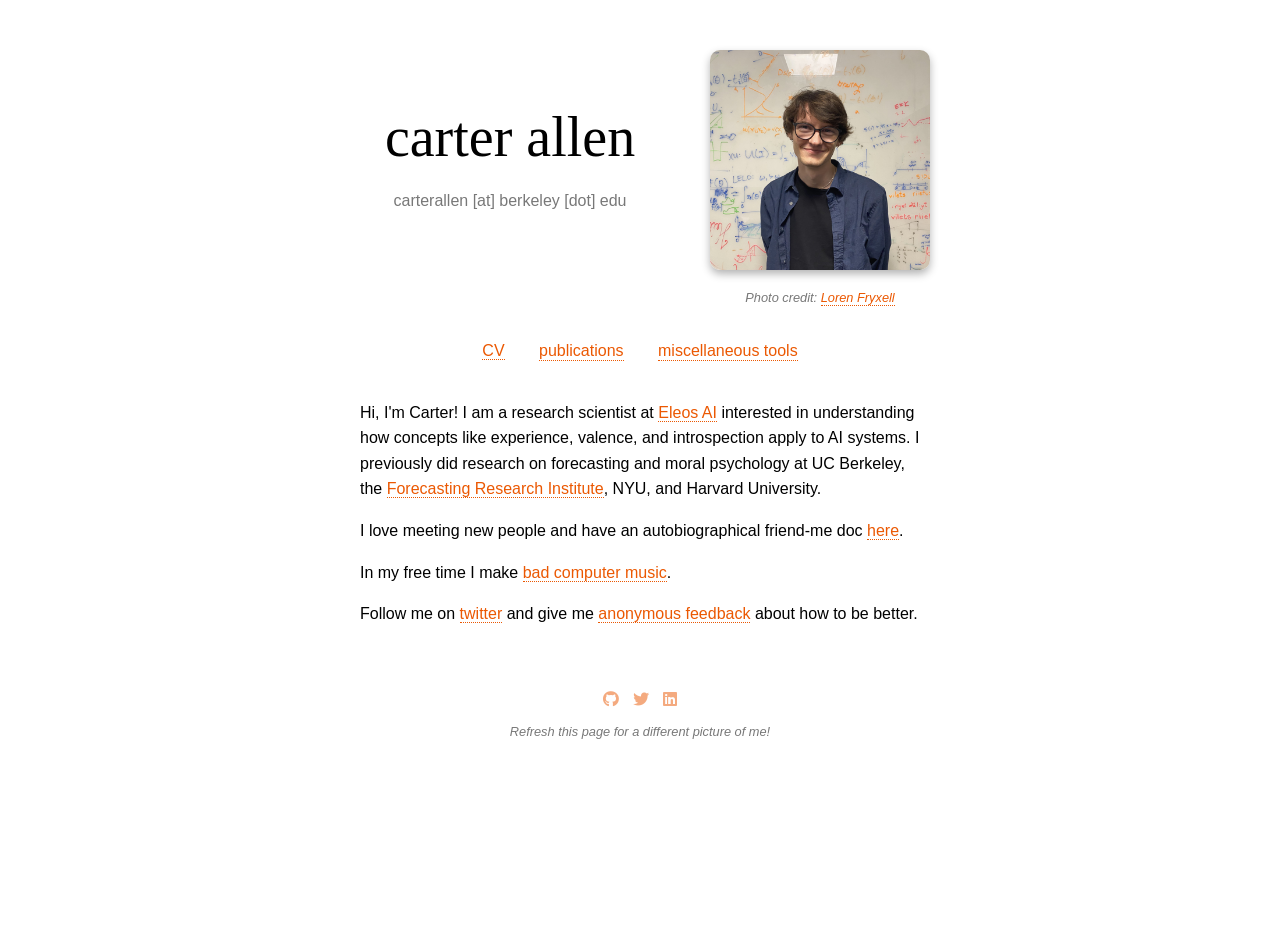
<file: index.html>
<!DOCTYPE html>
<html lang="en">
<head>
    <!-- Google tag (gtag.js) -->
    <script async src="https://www.googletagmanager.com/gtag/js?id=G-XY6XJG6CRG"></script>
    <script>
        window.dataLayer = window.dataLayer || [];
        function gtag(){dataLayer.push(arguments);}
        gtag('js', new Date());
        gtag('config', 'G-XY6XJG6CRG');
    </script>

    <title>carter allen | home</title>
    <meta charset="UTF-8">
    <meta name="viewport" content="width=device-width, initial-scale=1.0">
    <link href="https://cdnjs.cloudflare.com/ajax/libs/font-awesome/6.0.0/css/all.min.css" rel="stylesheet">
    <link href="styles/common.css" rel="stylesheet">

    <script>
        const images = ["its_me.jpg", "its_me2.jpg", "its_me3.JPG", "its_me5.JPG",
                 "its_me9.jpg", "its_me10.PNG", "its_me11.jpg", "its_me12.png"];
        const colors = ["#55a366", "#9440a3", "#035c00", "#3245c0",
                 "#787878", "#78012f", "#eb5802", "#a38940"];

        // Pick a random index NOW (synchronous, before first paint) to avoid flash
        let currentColorIndex = Math.floor(Math.random() * images.length);
        document.documentElement.style.setProperty('--accent-color', colors[currentColorIndex]);
        localStorage.setItem('accentColor', colors[currentColorIndex]);
        // Store selected image so it can start loading as soon as the <img> tag is parsed
        window._selectedImage = images[currentColorIndex];

        function setImageAndColor(){
            applyAccentColor();
            // src is already set by the inline script below the <img> tag
            const caption = document.getElementById("photo-caption");
            caption.style.display = (window._selectedImage === "its_me11.jpg") ? "block" : "none";
        }

        function applyAccentColor() {
            document.documentElement.style.setProperty('--accent-color', colors[currentColorIndex]);
            localStorage.setItem('accentColor', colors[currentColorIndex]);
        }

        const views = {
            home:  { id: 'home-content',  title: 'carter allen', subtitle: 'carterallen [at] berkeley [dot] edu', page: 'home' },
            pubs:  { id: 'pubs-content',  title: 'publications', subtitle: 'papers and working papers',          page: 'publications' },
            tools: { id: 'tools-content', title: 'tools',        subtitle: 'a few research utilities',            page: 'tools' }
        };

        function showView(name) {
            for (const key in views) {
                document.getElementById(views[key].id).style.display = (key === name) ? 'block' : 'none';
            }
            const view = views[name];
            document.getElementById('header-title').textContent = view.title;
            document.getElementById('header-subtitle').textContent = view.subtitle;
            document.getElementById('nav-home').style.display = (name === 'home') ? 'inline' : 'none';
            document.getElementById('nav-back').style.display = (name === 'home') ? 'none' : 'inline';
            document.title = 'carter allen | ' + view.page;
            applyAccentColor();
        }

        function showHome() { showView('home'); }
        function showPubs() { showView('pubs'); }

        function showTools() {
            showView('tools');
            // Generate initial EA org name if empty
            if (!document.getElementById('generatedName').textContent) {
                generateOne();
            }
        }
    </script>

    <style>
        body {
            display: flex;
            flex-direction: column;
            align-items: center;
            justify-content: flex-start;
            min-height: 100vh;
            margin: 0;
            padding: 20px;
        }

        #image-container {
            width: 220px;
            height: 220px;
            position: relative;
            text-align: center;
            transition: opacity 0.3s ease;
        }

        img {
            width: 220px;
            height: 220px;
            object-fit: cover;
            border-radius: 10px;
            box-shadow: 0 4px 8px rgba(0, 0, 0, 0.3);
            transition: transform 0.3s ease, opacity 0.35s ease;
            opacity: 0;
        }

        img:hover {
            transform: scale(1.02);
        }

        #header {
            display: flex;
            align-items: center;
            margin-bottom: 40px;
            margin-top: 30px;
            flex-wrap: wrap;
            justify-content: center;
            gap: 40px;
        }

        #header h1 {
            font-family: Georgia, 'Times New Roman', Times, serif;
            font-weight: normal;
            font-size: 3.5rem;
            margin: 0;
            transition: all 0.3s ease;
        }

        #header h2 {
            font-family: 'Open Sans', Arial, sans-serif;
            font-weight: normal;
            font-size: 1rem;
            margin-top: 5px;
            color: var(--secondary-text);
            transition: all 0.3s ease;
        }

        #header-text {
            text-align: center;
            min-width: 320px;
        }

        #photo-caption {
            display: none;
            margin-top: 10px;
            font-size: 0.8rem;
            color: var(--secondary-text);
            font-style: italic;
        }

        nav {
            margin-top: 28px;
            margin-bottom: 20px;
            text-align: center;
        }

        nav a,
        nav .nav-toggle {
            margin: 0 15px;
            font-size: 1rem;
        }

        nav .nav-toggle {
            line-height: 1.2;
        }

        #content, #pubs-inner {
            max-width: 720px;
            width: 100%;
            padding: 0 20px;
            margin: 0 auto;
            text-align: left;
            font-size: 1rem;
            font-weight: 400;
            box-sizing: border-box;
        }

        .profile-links {
            display: flex;
            justify-content: center;
            align-items: center;
            gap: 14px;
        }

        .profile-links a {
            border-bottom: none;
            font-size: 1rem;
            opacity: 0.5;
        }

        .profile-links a:hover {
            border-bottom: none;
            opacity: 0.9;
        }

        .section-heading {
            font-family: Georgia, 'Times New Roman', Times, serif;
            font-weight: normal;
            font-size: 1.3rem;
            margin: 40px 0 5px 0;
            color: var(--accent-color);
        }

        #content {
            max-width: 600px;
        }

        #pubs-inner {
            max-width: 760px;
        }

        .pubs-intro {
            color: var(--secondary-text);
            font-size: 0.95rem;
            margin: 10px 0 0 0;
        }

        .pubs {
            list-style: none;
            padding: 0;
            margin: 0;
        }

        .pubs li {
            margin: 14px 0;
        }

        .pub-meta {
            display: block;
            color: var(--secondary-text);
            font-size: 0.9rem;
        }

        .pub-meta .me {
            color: var(--text-color);
            font-weight: 600;
        }

        .pub-status {
            font-style: italic;
        }

        .refresh-text {
            margin-top: 10px;
            font-style: italic;
        }

        /* Tools styles */
        #tools-content {
            display: none;
            max-width: 800px;
            width: 100%;
            padding: 0 20px;
            margin: 0 auto;
            box-sizing: border-box;
        }

        .tool-card {
            background: #fafafa;
            border-radius: 10px;
            padding: 25px 30px;
            margin: 20px 0;
            box-shadow: 0 2px 8px rgba(0, 0, 0, 0.08);
            transition: box-shadow 0.2s ease;
        }

        .tool-card:hover {
            box-shadow: 0 4px 12px rgba(0, 0, 0, 0.12);
        }

        .tool-card h3 {
            font-family: Georgia, 'Times New Roman', Times, serif;
            font-weight: normal;
            font-size: 1.1rem;
            margin: 0 0 10px 0;
            color: var(--accent-color);
        }

        .tool-card h3 a {
            border-bottom: none;
            color: var(--accent-color);
        }

        .tool-card h3 a:hover {
            border-bottom: 1px solid currentColor;
        }

        .tool-card p {
            margin: 0 0 15px 0;
            color: #444;
        }

        .tool-card .tag {
            display: inline-block;
            background: #e8e8e8;
            padding: 3px 10px;
            border-radius: 12px;
            font-size: 0.75rem;
            color: var(--secondary-text);
            margin-right: 8px;
        }

        .tool-card .external-link {
            font-size: 0.85rem;
        }

        /* EA Org Generator Styles */
        .generator-container {
            margin-top: 15px;
        }

        .generated-name {
            font-size: 1.2rem;
            font-family: Georgia, 'Times New Roman', Times, serif;
            color: var(--accent-color);
            padding: 15px;
            background: #f5f7fa;
            border-radius: 5px;
            text-align: center;
            min-height: 1.5em;
        }

        .generator-btn-inline {
            background: var(--accent-color);
            color: white;
            border: none;
            padding: 4px 12px;
            border-radius: 4px;
            font-family: 'Open Sans', Arial, sans-serif;
            font-size: 0.85rem;
            cursor: pointer;
            transition: all 0.2s ease;
            transform: rotate(4deg);
            display: inline-block;
            margin-left: 5px;
        }

        .generator-btn-inline:hover {
            opacity: 0.85;
            transform: rotate(0deg);
        }

        /* For tablets & small screens */
        @media (max-width: 768px) {
            #header {
                flex-direction: column;
                align-items: center;
                margin-top: 20px;
                gap: 20px;
            }

            #header h1 {
                font-size: 2.8rem;
            }

            .tool-card {
                padding: 20px;
            }
        }

        /* For very small screens, like smartphones */
        @media (max-width: 480px) {
            #content, #pubs-inner, #tools-content {
                padding: 0 10px;
            }

            #header h1 {
                font-size: 2.2rem;
            }

            body {
                padding: 15px;
            }

            nav a,
            nav .nav-toggle {
                margin: 0 10px;
                font-size: 1rem;
            }
        }
    </style>
</head>
<body onload="setImageAndColor()">
    <div id="header">
        <div id="header-text">
            <h1 id="header-title">carter allen</h1>
            <h2 id="header-subtitle">carterallen [at] berkeley [dot] edu</h2>
        </div>
        <div id="image-container">
            <img id="me" src="" width="220" height="220" alt="Carter Allen">
            <script>
                var _img = document.getElementById('me');
                _img.src = window._selectedImage;
                _img.onload = function() { _img.style.opacity = '1'; };
            </script>
            <div id="photo-caption">Photo credit: <a href="https://lorenfryxell.com/" target="_blank" rel="noopener noreferrer">Loren Fryxell</a></div>
        </div>
    </div>

    <nav>
        <span id="nav-home">
            <a href="Allen_CV_Sept_2026.pdf" target="_blank" rel="noopener noreferrer">CV</a>
            <button type="button" class="link-button nav-toggle" onclick="showPubs()">publications</button>
            <button type="button" class="link-button nav-toggle" onclick="showTools()">miscellaneous tools</button>
        </span>
        <span id="nav-back" style="display: none;">
            <button type="button" class="link-button nav-toggle" onclick="showHome()">&larr; back to home</button>
        </span>
    </nav>

    <!-- Home Content -->
    <div id="home-content">
        <div id="content">
            <p>
                Hi, I'm Carter! I am a research scientist at <a href="https://eleosai.org/" target="_blank" rel="noopener noreferrer">Eleos AI</a>
                interested in understanding how concepts like experience, valence, and introspection apply to AI systems.
                I previously did research on forecasting and moral psychology at UC Berkeley,
                the <a href="https://forecastingresearch.org/" target="_blank" rel="noopener noreferrer">Forecasting Research Institute</a>, NYU, and Harvard University.
            </p>

            <p>
                I love meeting new people
                <!-- - reach out to me for a friend-me doc I made! -->
                and have an autobiographical friend-me doc <a href="https://docs.google.com/document/d/1iS9VJXY_bObddxye1es7dpq8vq_EVkV9eJ1yP6n0m5w/edit?usp=sharing" target="_blank" rel="noopener noreferrer">here</a>.
            </p>

            <p>
                In my free time I make
                <a href="https://open.spotify.com/album/0rvNg0DnaLFg3Tv0dTbkPw?si=W_kEUxaGRJ-GuLasgujSlA" target="_blank" rel="noopener noreferrer">bad computer music</a>.
            </p>

            <p>
                Follow me on <a href="https://x.com/atcarterallen" target="_blank" rel="noopener noreferrer">twitter</a> and give me <a href="https://www.admonymous.co/atcarterallen" target="_blank" rel="noopener noreferrer">anonymous feedback</a> about how to be better.
            </p>

            <div class="footer">
                <div class="profile-links">
                    <a href="https://github.com/cxart" target="_blank" rel="noopener noreferrer" aria-label="GitHub" title="GitHub"><i class="fab fa-github"></i></a>
                    <a href="https://x.com/atcarterallen" target="_blank" rel="noopener noreferrer" aria-label="Twitter" title="Twitter"><i class="fab fa-twitter"></i></a>
                    <a href="https://www.linkedin.com/in/atcarterallen" target="_blank" rel="noopener noreferrer" aria-label="LinkedIn" title="LinkedIn"><i class="fab fa-linkedin"></i></a>
                </div>
                <div class="refresh-text">Refresh this page for a different picture of me!</div>
            </div>
        </div>
    </div>

    <!-- Publications Content -->
    <div id="pubs-content" style="display: none;">
        <div id="pubs-inner">
            <p class="pubs-intro">
                My research has focused on human judgment and decision-making, especially related to (a) probability estimation and (b) moral concern.
                For anything without a link, feel free to email me for a draft.
            </p>
                <h3 class="section-heading">Judgment and decision-making</h3>
                <ol class="pubs">
                    <li>
                        <span class="pub-title">Does dialectical bootstrapping improve the wisdom of the inner crowd?</span>
                        <span class="pub-meta"><span class="me">Allen, C.</span>, Gaertig, C., &amp; Simmons, J. <span class="pub-status">Working paper.</span></span>
                    </li>
                    <li>
                        <a href="https://doi.org/10.1037/xge0001924" target="_blank" rel="noopener noreferrer" class="pub-title">Does one person make a difference? Many&ndash;one effects in judgments of prosocial action</a>
                        <span class="pub-meta">Lewis, J., Srna, S., Salu, J., <span class="me">Allen, C.</span> &hellip; Caviola, L. <span class="pub-status"><i>Journal of Experimental Psychology: General</i>, 2026.</span></span>
                    </li>
                    <li>
                        <a href="https://osf.io/preprints/psyarxiv/t8eb2" target="_blank" rel="noopener noreferrer" class="pub-title">It only takes one: The psychology of unilateral decisions</a>
                        <span class="pub-meta">Lewis, J., <span class="me">Allen, C.</span>, Winter, C., &amp; Caviola, L. <span class="pub-status">Working paper.</span></span>
                    </li>
                </ol>

                <h3 class="section-heading">Moral status of AI</h3>
                <ol class="pubs">                    <li>
                        <a href="https://osf.io/preprints/psyarxiv/38a6j" target="_blank" rel="noopener noreferrer" class="pub-title">Moral concern for AI</a>
                        <span class="pub-meta"><span class="me">Allen, C.</span> &amp; Caviola, L. <span class="pub-status">Working paper.</span></span>
                    </li>
                    <li>
                        <a href="https://arxiv.org/abs/2506.11945" target="_blank" rel="noopener noreferrer" class="pub-title">Subjective experience in AI systems: What do AI researchers and the public believe?</a>
                        <span class="pub-meta">Dreksler, N., Caviola, L., <span class="me">Allen, C.</span>, Lewis, J., &hellip; Chalmers, D. <span class="pub-status">Working paper.</span></span>
                    </li>
                    <li>
                        <span class="pub-title">Inter-AI morality: How AI systems treat one another</span>
                        <span class="pub-meta">Caviola, L., Kaiser, C., <span class="me">Allen, C.</span>, &amp; Sebo, J. <span class="pub-status">Working paper.</span></span>
                    </li>
                </ol>

                <h3 class="section-heading">Moral concern and prosociality</h3>
                <ol class="pubs">
                    <li>
                        <a href="https://doi.org/10.1177/01461672251373108" target="_blank" rel="noopener noreferrer" class="pub-title">Becoming speciesist: How children and adults differ in valuing animals by species and cognitive capacity</a>
                        <span class="pub-meta">Caviola, L., Wilks, M., Su&aacute;rez-Yera, C., <span class="me">Allen, C.</span> &hellip; Bloom, P. <span class="pub-status"><i>Personality and Social Psychology Bulletin</i>, 2025.</span></span>
                    </li>
                    <li>
                        <a href="https://osf.io/preprints/psyarxiv/6cyn4_v2" target="_blank" rel="noopener noreferrer" class="pub-title">Increasing the effectiveness of charitable giving using human-AI dialogues</a>
                        <span class="pub-meta">White, J.P., <span class="me">Allen, C.</span>, Caviola, L., Costello, T., &amp; Rand, D. <span class="pub-status">Working paper.</span></span>
                    </li>
                    <li>
                        <span class="pub-title">Saving people or pets? Speciesism and family partiality across development</span>
                        <span class="pub-meta">Wilks, M., Caviola, L., Rottman, J., <span class="me">Allen, C.</span> &hellip; Bloom, P. <span class="pub-status">Working paper.</span></span>
                    </li>
                    <li>
                        <span class="pub-title">Using human-AI dialogues for moral persuasion</span>
                        <span class="pub-meta">White, J.P., <span class="me">Allen, C.</span>, Caviola, L., &amp; Rand, D. <span class="pub-status">Working paper.</span></span>
                    </li>
                </ol>

                <h3 class="section-heading">Other writing</h3>
                <ul class="pubs">
                    <li>
                        <a href="https://globalprioritiesinstitute.org/wp-content/uploads/GPI-Psychology-and-Behavioral-Science-Research-Agenda-Version-1-November-2024.pdf" target="_blank" rel="noopener noreferrer" class="pub-title">The Global Priorities Institute psychology and behavioral science research agenda</a>
                        <span class="pub-meta">Caviola, L., Lewis, J., Wilks, M., Novick Hoskin, A., Schubert, S., <span class="me">Allen, C.</span>, &amp; Salu, J. <span class="pub-status">2024.</span></span>
                    </li>
                    <li>
                        <a href="https://forum.effectivealtruism.org/posts/cuSYBsgXTji7yN3cg/increasing-concern-for-digital-beings-through-llm-persuasion" target="_blank" rel="noopener noreferrer" class="pub-title">Increasing concern for digital beings through LLM persuasion</a>
                        <span class="pub-meta"><span class="me">Allen, C.</span> &amp; Caviola, L. <span class="pub-status">2024.</span></span>
                    </li>
                    <li>
                        <a href="https://forum.effectivealtruism.org/posts/hLdYZvQxJPSPF9hui/a-research-agenda-for-psychology-and-ai" target="_blank" rel="noopener noreferrer" class="pub-title">A research agenda for psychology and AI</a>
                        <span class="pub-meta"><span class="me">Allen, C.</span> <span class="pub-status">2024.</span></span>
                    </li>
                </ul>

            <div class="footer">
                <div class="profile-links">
                    <a href="https://github.com/cxart" target="_blank" rel="noopener noreferrer" aria-label="GitHub" title="GitHub"><i class="fab fa-github"></i></a>
                    <a href="https://x.com/atcarterallen" target="_blank" rel="noopener noreferrer" aria-label="Twitter" title="Twitter"><i class="fab fa-twitter"></i></a>
                    <a href="https://www.linkedin.com/in/atcarterallen" target="_blank" rel="noopener noreferrer" aria-label="LinkedIn" title="LinkedIn"><i class="fab fa-linkedin"></i></a>
                </div>
            </div>
        </div>
    </div>

    <!-- Tools Content -->
    <div id="tools-content">
        <!-- Survey LLM -->
        <div class="tool-card">
            <h3><a href="survey-llm/index.html">Survey LLMs</a></h3>
            <p>
                Generate a dataset of responses from LLMs (OpenAI, Anthropic, Gemini) in response to one or more questions.
            </p>
            <span class="tag">LLM</span>
            <span class="tag">Survey</span>
            <span class="tag">Data Collection</span>
        </div>

        <!-- Forecasting Questions Calculator -->
        <div class="tool-card">
            <h3><a href="calculator.html">How many forecasting questions should I put in my study?</a></h3>
            <p>
                Given a fixed budget, determine the optimal number of forecasting questions to 
                include in a study to maximize power to detect differences between groups.
            </p>
            <span class="tag">Study Design</span>
            <span class="tag">Power Analysis</span>
        </div>

        <!-- ID Mediation Code -->
        <div class="tool-card">
            <h3><a href="https://github.com/cxart/id_mediation/blob/main/id_mediation.R" target="_blank" rel="noopener noreferrer">Mixed-Design Mediation Code</a></h3>
            <p>
                R code for mediation analysis that block-bootstraps/resamples by participant rather than
                by row. Useful for mixed designs where observations are nested within participants.
            </p>
            <span class="tag">R</span>
            <span class="tag">Mediation</span>
            <span class="tag">Data Analysis</span>
            <br><br>
            <a href="https://github.com/cxart/id_mediation/blob/main/id_mediation.R" target="_blank" rel="noopener noreferrer" class="external-link">
                <i class="fab fa-github"></i> View on GitHub
            </a>
        </div>

        <!-- EA Org Name Generator -->
        <div class="tool-card">
            <h3>Plausible EA Org Generator</h3>
            <p>
                Randomly generate the name of a hypothetical effective altruism organization. <button class="generator-btn-inline" onclick="generateOne()">Generate!</button>
            </p>
            <span class="tag">Effective Altruism</span>

            <div class="generator-container">
                <div class="generated-name" id="generatedName"></div>
            </div>
        </div>

        <div class="footer">
            <div class="profile-links">
                <a href="https://github.com/cxart" target="_blank" rel="noopener noreferrer" aria-label="GitHub" title="GitHub"><i class="fab fa-github"></i></a>
                <a href="https://x.com/atcarterallen" target="_blank" rel="noopener noreferrer" aria-label="Twitter" title="Twitter"><i class="fab fa-twitter"></i></a>
                <a href="https://www.linkedin.com/in/atcarterallen" target="_blank" rel="noopener noreferrer" aria-label="LinkedIn" title="LinkedIn"><i class="fab fa-linkedin"></i></a>
            </div>
        </div>
    </div>

    <script>
        // EA Org Name Generator
        const prefixes = ["Institute for", "Institute of", "Center for", "Centre for"];
        const adjectives = ["Global", "Future", "Humanitarian", "World", "Secure", "Open", "Effective", "the Future of"];
        const nouns = ["Progress", "Impact", "Studies", "Change", "Development", "Research", "Intelligence", "Philanthropy"];
        const topics = ["Forecasting", "Advancement", "Humanity", "Altruism", "Development", "Progress", "Safety", "Intelligence"];
        const suffixes = ["Institute", "Institute", "Organization", "Center", "Centre", "Foundation", "Research Center", "Research Foundation", "Labs"];

        function sample(arr) {
            return arr[Math.floor(Math.random() * arr.length)];
        }

        function generateAbbreviation(name) {
            return name.match(/[A-Z]/g).join('');
        }

        function generateName() {
            const usePrefix = Math.random() > 0.5;
            let name;

            if (usePrefix) {
                const prefix = sample(prefixes);
                const topicOrNoun = sample(adjectives) + " " + sample(topics);
                name = prefix + " " + topicOrNoun;
            } else {
                const mainName = sample(adjectives) + " " + sample(nouns);
                const suffix = sample(suffixes);
                name = mainName + " " + suffix;
            }

            const abbreviation = generateAbbreviation(name);
            return name + " (" + abbreviation + ")";
        }

        function generateOne() {
            const name = generateName();
            document.getElementById('generatedName').textContent = name;
        }
    </script>
</body>
</html>
</file>
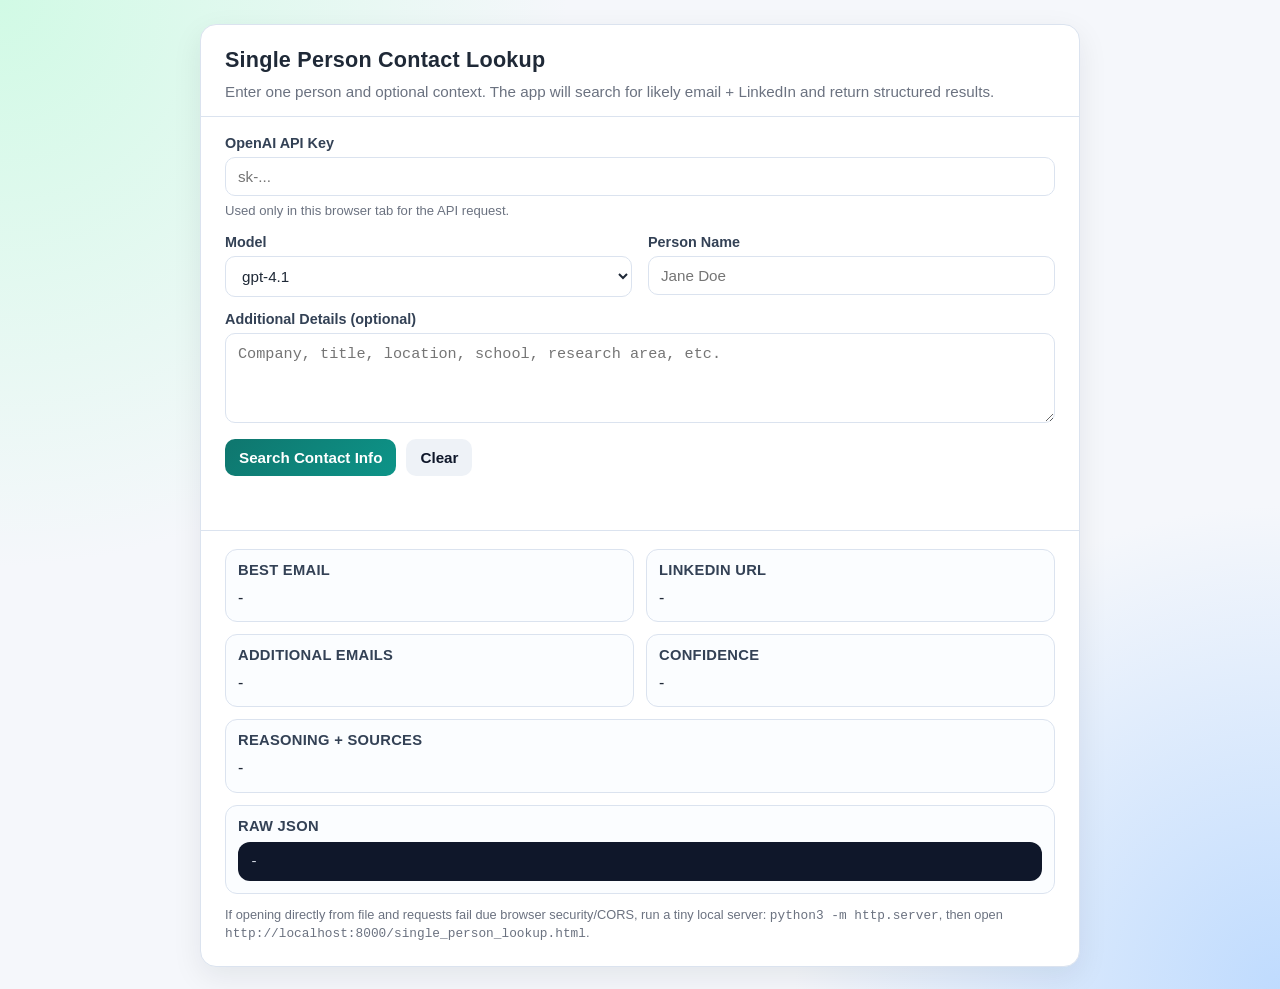
<file: emailagent-simple/index.html>
<!doctype html>
<html lang="en">
<head>
  <meta charset="UTF-8">
  <meta name="viewport" content="width=device-width, initial-scale=1.0">
  <title>Single Person Contact Lookup</title>
  <style>
    :root {
      --bg: #f5f7fb;
      --card: #ffffff;
      --text: #1f2937;
      --muted: #6b7280;
      --border: #dbe3ef;
      --accent: #0f766e;
      --accent-2: #0d9488;
      --danger: #b91c1c;
      --shadow: 0 10px 30px rgba(15, 23, 42, 0.08);
    }

    * {
      box-sizing: border-box;
    }

    body {
      margin: 0;
      font-family: "Avenir Next", "Segoe UI", -apple-system, BlinkMacSystemFont, sans-serif;
      background:
        radial-gradient(circle at 0% 0%, #d1fae5 0%, transparent 35%),
        radial-gradient(circle at 100% 100%, #bfdbfe 0%, transparent 30%),
        var(--bg);
      color: var(--text);
      min-height: 100vh;
      display: flex;
      align-items: center;
      justify-content: center;
      padding: 24px;
    }

    .card {
      width: min(880px, 100%);
      background: var(--card);
      border: 1px solid var(--border);
      border-radius: 16px;
      box-shadow: var(--shadow);
      overflow: hidden;
    }

    .head {
      padding: 22px 24px 14px;
      border-bottom: 1px solid var(--border);
    }

    h1 {
      margin: 0;
      font-size: 1.35rem;
      letter-spacing: 0.01em;
    }

    .sub {
      margin-top: 8px;
      color: var(--muted);
      font-size: 0.95rem;
      line-height: 1.4;
    }

    form {
      display: grid;
      grid-template-columns: 1fr 1fr;
      gap: 14px 16px;
      padding: 18px 24px;
    }

    .field {
      display: flex;
      flex-direction: column;
      gap: 6px;
    }

    .field.full {
      grid-column: 1 / -1;
    }

    label {
      font-size: 0.9rem;
      color: #334155;
      font-weight: 600;
    }

    input, select, textarea {
      border: 1px solid var(--border);
      border-radius: 10px;
      font-size: 0.95rem;
      padding: 10px 12px;
      color: var(--text);
      background: #fff;
    }

    textarea {
      min-height: 90px;
      resize: vertical;
      line-height: 1.4;
    }

    .hint {
      color: var(--muted);
      font-size: 0.82rem;
      line-height: 1.35;
    }

    .actions {
      grid-column: 1 / -1;
      display: flex;
      align-items: center;
      gap: 10px;
      margin-top: 2px;
    }

    button {
      border: 0;
      border-radius: 10px;
      padding: 10px 14px;
      font-size: 0.95rem;
      font-weight: 600;
      cursor: pointer;
    }

    #runBtn {
      background: linear-gradient(135deg, var(--accent), var(--accent-2));
      color: white;
    }

    #clearBtn {
      background: #eef2f7;
      color: #0f172a;
    }

    .status {
      grid-column: 1 / -1;
      min-height: 22px;
      font-size: 0.92rem;
      color: #0f172a;
    }

    .status.error {
      color: var(--danger);
    }

    .results {
      border-top: 1px solid var(--border);
      padding: 18px 24px 24px;
      display: grid;
      gap: 12px;
    }

    .result-grid {
      display: grid;
      gap: 12px;
      grid-template-columns: repeat(2, minmax(0, 1fr));
    }

    .tile {
      border: 1px solid var(--border);
      border-radius: 12px;
      padding: 12px;
      background: #fbfdff;
    }

    .tile h3 {
      margin: 0 0 8px;
      font-size: 0.92rem;
      color: #334155;
      font-weight: 700;
      text-transform: uppercase;
      letter-spacing: 0.02em;
    }

    .value {
      word-break: break-word;
      line-height: 1.45;
    }

    pre {
      margin: 0;
      white-space: pre-wrap;
      word-break: break-word;
      background: #0f172a;
      color: #e2e8f0;
      border-radius: 12px;
      padding: 12px;
      font-size: 0.84rem;
      max-height: 360px;
      overflow: auto;
    }

    .footnote {
      font-size: 0.8rem;
      color: var(--muted);
      line-height: 1.35;
    }

    @media (max-width: 760px) {
      form {
        grid-template-columns: 1fr;
      }
      .result-grid {
        grid-template-columns: 1fr;
      }
    }
  </style>
</head>
<body>
  <main class="card">
    <section class="head">
      <h1>Single Person Contact Lookup</h1>
      <div class="sub">
        Enter one person and optional context. The app will search for likely email + LinkedIn and return structured results.
      </div>
    </section>

    <form id="lookupForm">
      <div class="field full">
        <label for="apiKey">OpenAI API Key</label>
        <input id="apiKey" name="apiKey" type="password" placeholder="sk-..." required autocomplete="off">
        <div class="hint">Used only in this browser tab for the API request.</div>
      </div>

      <div class="field">
        <label for="model">Model</label>
        <select id="model" name="model">
          <option value="gpt-4.1" selected>gpt-4.1</option>
          <option value="gpt-4.1-mini">gpt-4.1-mini</option>
          <option value="gpt-4o-mini">gpt-4o-mini</option>
          <option value="gpt-5">gpt-5</option>
          <option value="gpt-5-mini">gpt-5-mini</option>
        </select>
      </div>

      <div class="field">
        <label for="personName">Person Name</label>
        <input id="personName" name="personName" type="text" placeholder="Jane Doe" required>
      </div>

      <div class="field full">
        <label for="extraInfo">Additional Details (optional)</label>
        <textarea id="extraInfo" name="extraInfo" placeholder="Company, title, location, school, research area, etc."></textarea>
      </div>

      <div class="actions">
        <button id="runBtn" type="submit">Search Contact Info</button>
        <button id="clearBtn" type="button">Clear</button>
      </div>

      <div id="status" class="status"></div>
    </form>

    <section class="results">
      <div class="result-grid">
        <div class="tile">
          <h3>Best Email</h3>
          <div id="bestEmail" class="value">-</div>
        </div>
        <div class="tile">
          <h3>LinkedIn URL</h3>
          <div id="linkedinUrl" class="value">-</div>
        </div>
        <div class="tile">
          <h3>Additional Emails</h3>
          <div id="additionalEmails" class="value">-</div>
        </div>
        <div class="tile">
          <h3>Confidence</h3>
          <div id="confidence" class="value">-</div>
        </div>
      </div>

      <div class="tile">
        <h3>Reasoning + Sources</h3>
        <div id="reasoning" class="value">-</div>
      </div>

      <div class="tile">
        <h3>Raw JSON</h3>
        <pre id="rawJson">-</pre>
      </div>

      <div class="footnote">
        If opening directly from file and requests fail due browser security/CORS, run a tiny local server:
        <code>python3 -m http.server</code>, then open <code>http://localhost:8000/single_person_lookup.html</code>.
      </div>
    </section>
  </main>

  <script>
    const form = document.getElementById("lookupForm");
    const clearBtn = document.getElementById("clearBtn");
    const statusEl = document.getElementById("status");
    const bestEmailEl = document.getElementById("bestEmail");
    const linkedinUrlEl = document.getElementById("linkedinUrl");
    const additionalEmailsEl = document.getElementById("additionalEmails");
    const confidenceEl = document.getElementById("confidence");
    const reasoningEl = document.getElementById("reasoning");
    const rawJsonEl = document.getElementById("rawJson");

    function setStatus(message, isError = false) {
      statusEl.textContent = message;
      statusEl.classList.toggle("error", isError);
    }

    function sanitizeText(value) {
      if (value === null || value === undefined || value === "") return "None";
      if (Array.isArray(value)) return value.length ? value.join(", ") : "None";
      return String(value);
    }

    function extractJsonBlock(text) {
      const cleaned = text.replace(/```json|```/gi, "").trim();
      const first = cleaned.indexOf("{");
      const last = cleaned.lastIndexOf("}");
      if (first === -1 || last === -1 || last <= first) return null;
      return cleaned.slice(first, last + 1);
    }

    function renderResult(resultObj) {
      bestEmailEl.textContent = sanitizeText(resultObj.email);
      linkedinUrlEl.textContent = sanitizeText(resultObj.linkedin_url);
      additionalEmailsEl.textContent = sanitizeText(resultObj.additional_emails);
      confidenceEl.textContent = sanitizeText(resultObj.confidence_0_to_1);

      const pieces = [
        resultObj.reasoning ? `Reasoning: ${resultObj.reasoning}` : "",
        resultObj.email_source ? `Email source: ${resultObj.email_source}` : "",
        resultObj.linkedin_source ? `LinkedIn source: ${resultObj.linkedin_source}` : "",
        resultObj.notes ? `Notes: ${resultObj.notes}` : ""
      ].filter(Boolean);

      reasoningEl.textContent = pieces.length ? pieces.join("\n\n") : "None";
      rawJsonEl.textContent = JSON.stringify(resultObj, null, 2);
    }

    function resetOutput() {
      bestEmailEl.textContent = "-";
      linkedinUrlEl.textContent = "-";
      additionalEmailsEl.textContent = "-";
      confidenceEl.textContent = "-";
      reasoningEl.textContent = "-";
      rawJsonEl.textContent = "-";
      setStatus("");
    }

    clearBtn.addEventListener("click", () => {
      form.reset();
      resetOutput();
    });

    form.addEventListener("submit", async (event) => {
      event.preventDefault();
      resetOutput();

      const apiKey = document.getElementById("apiKey").value.trim();
      const model = document.getElementById("model").value.trim() || "gpt-4.1";
      const personName = document.getElementById("personName").value.trim();
      const extraInfo = document.getElementById("extraInfo").value.trim();

      if (!apiKey || !personName) {
        setStatus("Please enter both API key and person name.", true);
        return;
      }

      setStatus("Searching... this can take a few seconds.");

      const prompt = [
        "Find professional contact info for this person.",
        "",
        `Name: ${personName}`,
        `Additional info: ${extraInfo || "None"}`,
        "",
        "Use web search.",
        "Do not guess.",
        "If uncertain, return 'None'.",
        "",
        "Return ONLY valid JSON with keys:",
        "{",
        '  "reasoning": string,',
        '  "email": string,',
        '  "additional_emails": string[],',
        '  "email_source": string,',
        '  "linkedin_url": string,',
        '  "linkedin_source": string,',
        '  "confidence_0_to_1": number,',
        '  "notes": string',
        "}"
      ].join("\n");

      try {
        const response = await fetch("https://api.openai.com/v1/responses", {
          method: "POST",
          headers: {
            "Content-Type": "application/json",
            "Authorization": `Bearer ${apiKey}`
          },
          body: JSON.stringify({
            model,
            input: prompt,
            tools: [{ type: "web_search_preview" }],
            temperature: 0
          })
        });

        if (!response.ok) {
          const errText = await response.text();
          throw new Error(`API error ${response.status}: ${errText}`);
        }

        const data = await response.json();
        const outputText = data.output_text
          || (data.output || [])
            .flatMap(item => (item.content || []).map(c => c.text || ""))
            .join("\n")
            .trim();

        const jsonBlock = extractJsonBlock(outputText);
        if (!jsonBlock) {
          throw new Error("Could not parse model output as JSON.");
        }

        const parsed = JSON.parse(jsonBlock);
        renderResult(parsed);
        setStatus("Done.");
      } catch (error) {
        setStatus(`Failed: ${error.message}`, true);
      }
    });
  </script>
</body>
</html>
</file>
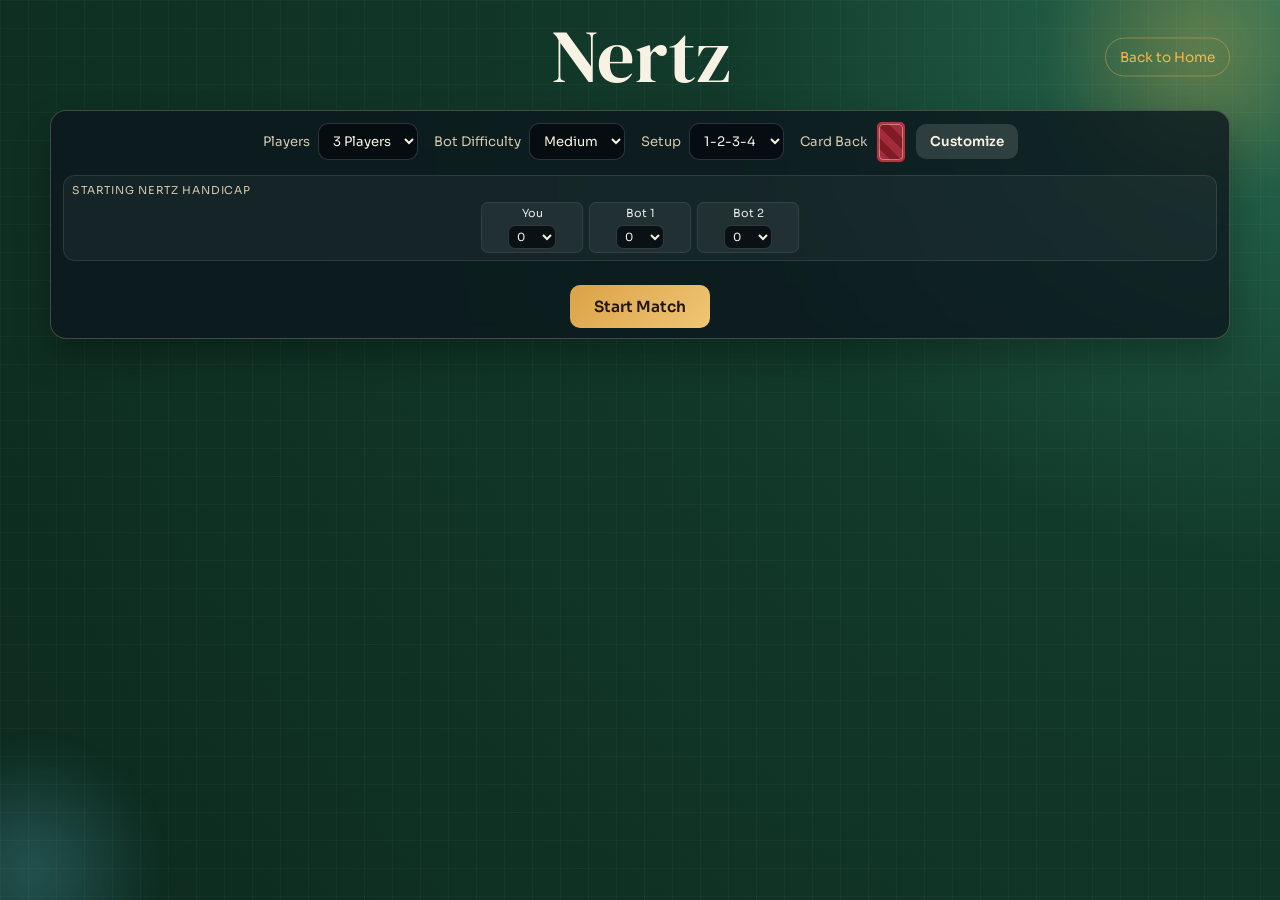
<file: nertz/index.html>
<!doctype html>
<html lang="en">
  <head>
    <meta charset="UTF-8" />
    <meta name="viewport" content="width=device-width, initial-scale=1.0" />
    <meta http-equiv="Cache-Control" content="no-store, no-cache, must-revalidate" />
    <meta http-equiv="Pragma" content="no-cache" />
    <meta http-equiv="Expires" content="0" />
    <title>Nertz</title>
    <link
      rel="icon"
      href="data:image/svg+xml,%3Csvg xmlns='http://www.w3.org/2000/svg' viewBox='0 0 100 100'%3E%3Crect width='100' height='100' rx='20' fill='white'/%3E%3Ctext x='50' y='74' text-anchor='middle' font-size='62' font-family='Arial' fill='%23111827'%3E%E2%99%A0%3C/text%3E%3C/svg%3E"
    />
    <link rel="preconnect" href="https://fonts.googleapis.com" />
    <link rel="preconnect" href="https://fonts.gstatic.com" crossorigin />
    <link
      href="https://fonts.googleapis.com/css2?family=DM+Serif+Display:ital@0;1&family=Sora:wght@300;400;500;700&display=swap"
      rel="stylesheet"
    />
    <link rel="stylesheet" id="nertz-stylesheet" />
    <script>
      (() => {
        const bust = String(Date.now());
        window.__NERTZ_ASSET_BUST = bust;
        const styleEl = document.getElementById("nertz-stylesheet");
        if (styleEl) {
          styleEl.href = `styles.css?v=${encodeURIComponent(bust)}`;
        }
      })();
    </script>
  </head>
  <body data-back-style="crimson">
    <div class="bg-orb orb-1" aria-hidden="true"></div>
    <div class="bg-orb orb-2" aria-hidden="true"></div>
    <div class="bg-grid" aria-hidden="true"></div>

    <main class="app-shell">
      <header class="hero" id="hero">
        <div class="hero-title">
          <h1>Nertz</h1>
        </div>
        <div class="hero-links">
          <a class="home-link" href="../index.html">Back to Home</a>
        </div>
      </header>

      <section class="setup-card" id="setup-card">
        <div class="setup-grid">
          <label class="setup-inline">
            <span class="setup-inline-label">Players</span>
            <select id="player-count">
              <option value="2">2 Players</option>
              <option value="3" selected>3 Players</option>
              <option value="4">4 Players</option>
            </select>
          </label>

          <label class="setup-inline">
            <span class="setup-inline-label">Bot Difficulty</span>
            <select id="difficulty">
              <option value="easy">Easy</option>
              <option value="medium" selected>Medium</option>
              <option value="hard">Hard</option>
            </select>
          </label>

          <label class="setup-inline">
            <span class="setup-inline-label">Setup</span>
            <select id="setup-pattern">
              <option value="1-2-3-4" selected>1-2-3-4</option>
              <option value="2-2-2-2">2-2-2-2</option>
              <option value="1-1-1-1">1-1-1-1</option>
            </select>
          </label>

          <div class="setup-back-row setup-inline">
            <span class="setup-inline-label setup-back-label">Card Back</span>
            <div class="setup-back-controls">
              <div id="back-preview-mini" class="back-preview-mini"></div>
              <a href="card-back.html" class="btn-secondary btn-cardback">Customize</a>
            </div>
          </div>
        </div>

        <div class="setup-handicap-panel" id="setup-handicap-panel"></div>

        <div class="setup-actions">
          <button id="start-btn" class="btn-primary">Start Match</button>
        </div>
      </section>

      <section class="status-card hidden" id="status-card">
        <div>
          <h2 id="status-title">Ready to play</h2>
          <p id="status-text">Pick settings, then start a match.</p>
        </div>
        <div id="selected-pill" class="selected-pill hidden"></div>
      </section>

      <section class="table-view hidden" id="table-view">
        <div class="bot-row" id="bot-row"></div>

        <div class="center-panel">
          <div class="center-piles" id="center-piles"></div>
        </div>

        <div class="ready-overlay hidden" id="ready-overlay" role="button" tabindex="0" aria-label="Click to indicate ready">
          <div class="ready-panel">
            <div class="ready-message">click to indicate ready</div>
            <div class="ready-list" id="ready-list"></div>
          </div>
        </div>

        <div class="human-panel">
          <div class="metrics hidden">
            <span id="metric-center">Center: 0</span>
            <span id="metric-nertz">Nertz Left: 13</span>
          </div>

          <div class="human-top hidden">
            <div class="spot-block hidden" id="nertz-spot"></div>
            <div class="spot-block" id="draw-spot"></div>
          </div>

          <div class="play-strip" id="tableau"></div>
        </div>
      </section>

      <section class="log-card hidden" id="log-card">
        <div class="panel-topline">
          <h3>Action Log</h3>
          <button class="btn-inline" id="clear-selection-btn">Clear Selection</button>
        </div>
        <ul id="action-log"></ul>
      </section>
    </main>

    <button id="force-reshuffle-btn" class="btn-secondary" type="button">
      Rotate Draw Piles
    </button>

    <div class="modal hidden" id="end-modal" aria-live="polite">
      <div class="modal-card">
        <h2 id="end-title">Round Complete</h2>
        <p id="end-subtitle"></p>
        <div id="scoreboard"></div>
        <div class="modal-actions">
          <button id="play-again-btn" class="btn-primary hidden" type="button">Play Again</button>
          <button id="return-lobby-btn" class="btn-secondary hidden" type="button">Return to Lobby</button>
          <button id="close-modal-btn" class="btn-primary" type="button">Close</button>
        </div>
      </div>
    </div>

    <script>
      (() => {
        const bust = window.__NERTZ_ASSET_BUST || String(Date.now());
        const script = document.createElement("script");
        script.src = `game.js?v=${encodeURIComponent(bust)}`;
        document.body.appendChild(script);
      })();
    </script>
  </body>
</html>
</file>
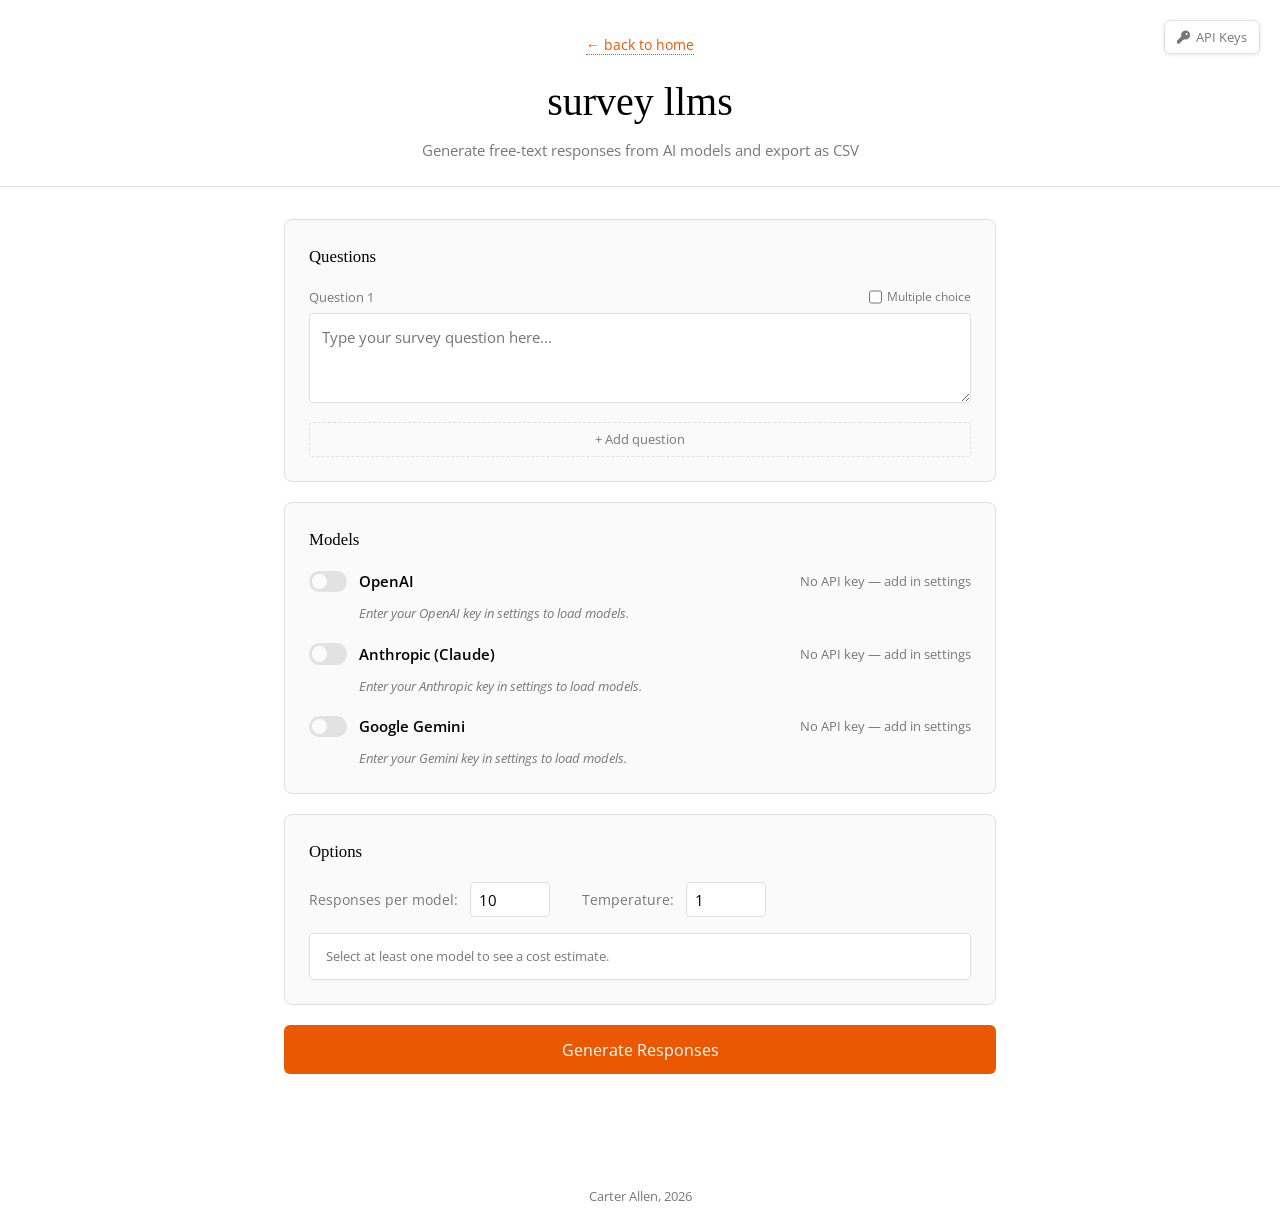
<file: survey-llm/index.html>
<!DOCTYPE html>
<html lang="en">
<head>
    <!-- Google tag (gtag.js) -->
    <script async src="https://www.googletagmanager.com/gtag/js?id=G-XY6XJG6CRG"></script>
    <script>
        window.dataLayer = window.dataLayer || [];
        function gtag(){dataLayer.push(arguments);}
        gtag('js', new Date());
        gtag('config', 'G-XY6XJG6CRG');
    </script>

    <title>survey llms</title>
    <meta charset="UTF-8">
    <meta name="viewport" content="width=device-width, initial-scale=1.0">
    <link href="https://cdnjs.cloudflare.com/ajax/libs/font-awesome/6.0.0/css/all.min.css" rel="stylesheet">
    <link href="../styles/common.css" rel="stylesheet">
    <link href="https://fonts.googleapis.com/css2?family=Open+Sans:wght@300;400;600&family=Georgia&display=swap" rel="stylesheet">

    <style>
        :root {
            --card-bg: #fafafa;
        }

        * { box-sizing: border-box; margin: 0; padding: 0; }

        /* ── Header ── */
        header {
            padding: 2rem 2rem 1.5rem;
            border-bottom: 1px solid var(--border-color);
            text-align: center;
        }

        header nav { margin-bottom: 0.75rem; }

        header nav a { font-size: 0.9rem; }

        header nav a:hover { border-bottom-style: solid; }

        header h1 {
            font-family: Georgia, serif;
            font-weight: normal;
            font-size: 2.5rem;
            margin-bottom: 0.25rem;
        }

        header p { color: var(--secondary-text); font-size: 0.95rem; }

        /* ── Settings button ── */
        #settings-btn {
            position: fixed;
            top: 1.25rem;
            right: 1.25rem;
            border-radius: 6px;
            border: 1px solid var(--border-color);
            background: var(--bg-color);
            color: var(--secondary-text);
            cursor: pointer;
            font-size: 0.82rem;
            display: flex;
            align-items: center;
            gap: 0.4rem;
            padding: 0.45rem 0.75rem;
            z-index: 300;
            box-shadow: 0 1px 4px rgba(0,0,0,0.1);
            transition: border-color 0.2s, color 0.2s;
            font-family: 'Open Sans', Arial, sans-serif;
        }
        #settings-btn:hover { border-color: var(--accent-color); color: var(--accent-color); }

        /* ── Overlay ── */
        #overlay {
            display: none;
            position: fixed;
            inset: 0;
            background: rgba(0,0,0,0.25);
            z-index: 200;
        }
        #overlay.open { display: block; }

        /* ── Settings panel ── */
        #settings-panel {
            position: fixed;
            top: 0;
            right: -400px;
            width: 360px;
            height: 100vh;
            background: var(--bg-color);
            border-left: 1px solid var(--border-color);
            padding: 1.75rem 1.5rem;
            overflow-y: auto;
            z-index: 250;
            box-shadow: -3px 0 12px rgba(0,0,0,0.08);
            transition: right 0.3s ease;
        }
        #settings-panel.open { right: 0; }

        .settings-title {
            font-family: Georgia, serif;
            font-weight: normal;
            font-size: 1.3rem;
            margin-bottom: 1.5rem;
        }

        .settings-section { margin-bottom: 1.5rem; }

        .settings-section h3 {
            font-size: 0.85rem;
            font-weight: 600;
            text-transform: uppercase;
            letter-spacing: 0.05em;
            color: var(--secondary-text);
            margin-bottom: 0.6rem;
        }

        .key-row {
            display: flex;
            gap: 0.5rem;
            margin-bottom: 0.4rem;
        }

        .key-input {
            flex: 1;
            padding: 0.45rem 0.6rem;
            border: 1px solid var(--border-color);
            border-radius: 4px;
            font-size: 0.82rem;
            font-family: monospace;
            background: var(--bg-color);
        }
        .key-input:focus { outline: none; border-color: var(--accent-color); }

        .btn-fetch {
            padding: 0.45rem 0.75rem;
            border: 1px solid var(--accent-color);
            border-radius: 4px;
            background: var(--accent-color);
            color: white;
            font-size: 0.8rem;
            cursor: pointer;
            white-space: nowrap;
            font-family: 'Open Sans', Arial, sans-serif;
        }
        .btn-fetch:hover { opacity: 0.85; }

        .key-status {
            font-size: 0.78rem;
            min-height: 1.1em;
            color: var(--secondary-text);
        }
        .key-status.ok { color: #2a9d4e; }
        .key-status.err { color: #c0392b; }

        .settings-note {
            font-size: 0.75rem;
            color: var(--secondary-text);
            margin-top: 0.35rem;
            line-height: 1.4;
        }

        .btn-clear-keys {
            width: 100%;
            padding: 0.5rem;
            border: 1px solid #c0392b;
            border-radius: 4px;
            background: transparent;
            color: #c0392b;
            font-size: 0.82rem;
            cursor: pointer;
            font-family: 'Open Sans', Arial, sans-serif;
            transition: background 0.15s, color 0.15s;
        }
        .btn-clear-keys:hover { background: #c0392b; color: #fff; }

        .settings-divider {
            border: none;
            border-top: 1px solid var(--border-color);
            margin: 1rem 0;
        }

        /* ── Main ── */
        main {
            max-width: 760px;
            margin: 0 auto;
            padding: 2rem 1.5rem;
        }

        /* ── Cards ── */
        .card {
            border: 1px solid var(--border-color);
            border-radius: 8px;
            padding: 1.5rem;
            margin-bottom: 1.25rem;
            background: var(--card-bg);
        }

        .card-title {
            font-family: Georgia, serif;
            font-weight: normal;
            font-size: 1.05rem;
            margin-bottom: 1rem;
        }

        /* ── Question ── */
        .question-input {
            width: 100%;
            min-height: 90px;
            padding: 0.75rem;
            border: 1px solid var(--border-color);
            border-radius: 4px;
            font-family: 'Open Sans', Arial, sans-serif;
            font-size: 0.95rem;
            resize: vertical;
            background: var(--bg-color);
            line-height: 1.5;
        }
        .question-input:focus { outline: none; border-color: var(--accent-color); }

        .question-row { margin-bottom: 0.85rem; }
        .question-row:last-child { margin-bottom: 0; }

        .question-label {
            display: flex;
            justify-content: space-between;
            align-items: center;
            font-size: 0.82rem;
            color: var(--secondary-text);
            margin-bottom: 0.3rem;
        }

        .btn-remove-q {
            background: none;
            border: none;
            color: var(--secondary-text);
            cursor: pointer;
            font-size: 0.78rem;
            padding: 0;
            font-family: 'Open Sans', Arial, sans-serif;
        }
        .btn-remove-q:hover { color: #c0392b; }

        .btn-add-q {
            width: 100%;
            margin-top: 0.75rem;
            padding: 0.45rem;
            background: none;
            border: 1px dashed var(--border-color);
            border-radius: 4px;
            font-family: 'Open Sans', Arial, sans-serif;
            font-size: 0.83rem;
            color: var(--secondary-text);
            cursor: pointer;
            transition: border-color 0.2s, color 0.2s;
        }
        .btn-add-q:hover { border-color: var(--accent-color); color: var(--accent-color); }

        /* ── Multiple choice options ── */
        .question-controls {
            display: flex;
            align-items: center;
            gap: 0.85rem;
        }

        .mc-toggle-label {
            display: flex;
            align-items: center;
            gap: 0.3rem;
            font-size: 0.78rem;
            color: var(--secondary-text);
            cursor: pointer;
            user-select: none;
        }

        .mc-toggle-label input[type="checkbox"] {
            accent-color: var(--accent-color);
            cursor: pointer;
            width: 0.85rem;
            height: 0.85rem;
        }

        .mc-options {
            margin-top: 0.5rem;
            padding: 0.65rem 0.75rem;
            border: 1px solid var(--border-color);
            border-radius: 4px;
            background: var(--bg-color);
        }

        .mc-option-row {
            display: flex;
            align-items: center;
            gap: 0.4rem;
            margin-bottom: 0.35rem;
        }

        .mc-num {
            font-size: 0.78rem;
            color: var(--secondary-text);
            width: 1.25rem;
            flex-shrink: 0;
            text-align: right;
        }

        .mc-option-input {
            flex: 1;
            padding: 0.3rem 0.5rem;
            border: 1px solid var(--border-color);
            border-radius: 4px;
            font-family: 'Open Sans', Arial, sans-serif;
            font-size: 0.85rem;
            background: var(--bg-color);
        }
        .mc-option-input:focus { outline: none; border-color: var(--accent-color); }

        .btn-remove-option {
            background: none;
            border: none;
            color: var(--secondary-text);
            cursor: pointer;
            font-size: 0.75rem;
            padding: 0 0.1rem;
            font-family: 'Open Sans', Arial, sans-serif;
            flex-shrink: 0;
        }
        .btn-remove-option:hover { color: #c0392b; }

        .btn-add-option {
            width: 100%;
            margin-top: 0.25rem;
            padding: 0.3rem;
            background: none;
            border: 1px dashed var(--border-color);
            border-radius: 4px;
            font-family: 'Open Sans', Arial, sans-serif;
            font-size: 0.78rem;
            color: var(--secondary-text);
            cursor: pointer;
            transition: border-color 0.2s, color 0.2s;
        }
        .btn-add-option:hover { border-color: var(--accent-color); color: var(--accent-color); }

        /* ── Provider sections ── */
        .provider-section { margin-bottom: 1.1rem; }
        .provider-section:last-child { margin-bottom: 0; }

        .provider-header {
            display: flex;
            align-items: center;
            gap: 0.75rem;
            margin-bottom: 0.6rem;
        }

        /* Toggle switch */
        .toggle-wrap { position: relative; width: 2.4rem; height: 1.35rem; flex-shrink: 0; }
        .toggle-wrap input { opacity: 0; width: 0; height: 0; }
        .toggle-slider {
            position: absolute;
            inset: 0;
            cursor: pointer;
            background: #ccc;
            border-radius: 999px;
            transition: background 0.25s;
        }
        .toggle-slider::before {
            content: '';
            position: absolute;
            width: 0.95rem;
            height: 0.95rem;
            top: 0.2rem;
            left: 0.2rem;
            background: white;
            border-radius: 50%;
            transition: transform 0.25s;
        }
        .toggle-wrap input:checked + .toggle-slider { background: var(--accent-color); }
        .toggle-wrap input:checked + .toggle-slider::before { transform: translateX(1.05rem); }
        .toggle-wrap input:disabled + .toggle-slider { opacity: 0.5; cursor: not-allowed; }

        .provider-name { font-weight: 600; font-size: 0.95rem; }
        .provider-meta { font-size: 0.8rem; color: var(--secondary-text); margin-left: auto; }

        /* Model chips */
        .model-chips {
            display: flex;
            flex-wrap: wrap;
            gap: 0.4rem;
            padding-left: 3.15rem;
        }

        .chip {
            padding: 0.3rem 0.7rem;
            border: 1px solid var(--border-color);
            border-radius: 999px;
            font-size: 0.78rem;
            cursor: pointer;
            background: var(--bg-color);
            color: var(--text-color);
            transition: border-color 0.15s, background 0.15s, color 0.15s;
            user-select: none;
        }
        .chip:hover { border-color: var(--accent-color); }
        .chip.selected {
            background: var(--accent-color);
            border-color: var(--accent-color);
            color: white;
        }

        .no-models-msg {
            font-size: 0.82rem;
            color: var(--secondary-text);
            padding-left: 3.15rem;
            font-style: italic;
        }

        /* ── Options ── */
        .options-row {
            display: flex;
            align-items: center;
            gap: 0.75rem;
            margin-bottom: 1rem;
        }

        .options-row label { font-size: 0.9rem; color: var(--secondary-text); }

        input[type="number"] {
            width: 80px;
            padding: 0.4rem 0.5rem;
            border: 1px solid var(--border-color);
            border-radius: 4px;
            font-family: 'Open Sans', Arial, sans-serif;
            font-size: 0.95rem;
            background: var(--bg-color);
        }
        input[type="number"]:focus { outline: none; border-color: var(--accent-color); }

        /* ── Price estimate ── */
        #price-estimate {
            font-size: 0.83rem;
            border: 1px solid var(--border-color);
            border-radius: 4px;
            padding: 0.75rem 1rem;
            background: var(--bg-color);
        }

        .price-row {
            display: flex;
            justify-content: space-between;
            padding: 0.15rem 0;
            gap: 1rem;
        }

        .price-model { color: var(--secondary-text); }
        .price-total {
            border-top: 1px solid var(--border-color);
            margin-top: 0.35rem;
            padding-top: 0.35rem;
            font-weight: 600;
        }

        .price-note {
            margin-top: 0.5rem;
            font-size: 0.75rem;
            color: var(--secondary-text);
        }

        /* ── Generate button ── */
        #generate-btn {
            width: 100%;
            padding: 0.85rem;
            background: var(--accent-color);
            color: white;
            border: none;
            border-radius: 6px;
            font-family: 'Open Sans', Arial, sans-serif;
            font-size: 1rem;
            cursor: pointer;
            margin-bottom: 1.25rem;
            transition: opacity 0.2s;
        }
        #generate-btn:hover { opacity: 0.88; }
        #generate-btn:disabled { opacity: 0.45; cursor: not-allowed; }

        /* ── Progress ── */
        .progress-track {
            width: 100%;
            height: 7px;
            background: var(--border-color);
            border-radius: 999px;
            overflow: hidden;
            margin: 0.75rem 0;
        }
        .progress-fill {
            height: 100%;
            background: var(--accent-color);
            border-radius: 999px;
            transition: width 0.3s ease;
            width: 0%;
        }

        #progress-status { font-size: 0.88rem; color: var(--secondary-text); }

        #log-area {
            margin-top: 0.75rem;
            max-height: 180px;
            overflow-y: auto;
            font-size: 0.78rem;
            font-family: monospace;
            background: var(--bg-color);
            border: 1px solid var(--border-color);
            border-radius: 4px;
            padding: 0.6rem 0.75rem;
            line-height: 1.5;
        }

        .log-ok { color: #2a9d4e; }
        .log-err { color: #c0392b; }
        .log-info { color: var(--secondary-text); }

        /* ── Results ── */
        #download-btn {
            padding: 0.7rem 1.5rem;
            background: #2a9d4e;
            color: white;
            border: none;
            border-radius: 6px;
            font-family: 'Open Sans', Arial, sans-serif;
            font-size: 0.95rem;
            cursor: pointer;
            transition: opacity 0.2s;
        }
        #download-btn:hover { opacity: 0.88; }

        #results-summary {
            margin-top: 0.75rem;
            font-size: 0.88rem;
            color: var(--secondary-text);
        }

        /* ── Utility ── */
        .hidden { display: none !important; }

        @media (max-width: 768px) {
            main { padding: 1.25rem 1rem; }
            header { padding: 1.25rem 1rem 1rem; }
            #settings-panel { width: min(360px, 92vw); }
        }
    </style>
</head>
<body>
    <!-- Settings toggle -->
    <button id="settings-btn" onclick="toggleSettings()">
        <i class="fas fa-key"></i> API Keys
    </button>

    <!-- Overlay -->
    <div id="overlay" onclick="toggleSettings()"></div>

    <!-- Settings panel -->
    <div id="settings-panel">
        <h2 class="settings-title">API Settings</h2>

        <div class="settings-section">
            <h3>OpenAI</h3>
            <div class="key-row">
                <input type="password" id="key-openai" class="key-input" placeholder="sk-...">
                <button class="btn-fetch" onclick="saveAndFetch('openai')">Save &amp; Load</button>
            </div>
            <div id="status-openai" class="key-status"></div>
        </div>

        <div class="settings-section">
            <h3>Anthropic</h3>
            <div class="key-row">
                <input type="password" id="key-anthropic" class="key-input" placeholder="sk-ant-...">
                <button class="btn-fetch" onclick="saveAndFetch('anthropic')">Save &amp; Load</button>
            </div>
            <div id="status-anthropic" class="key-status"></div>
        </div>

        <div class="settings-section">
            <h3>Google Gemini</h3>
            <div class="key-row">
                <input type="password" id="key-gemini" class="key-input" placeholder="AIza...">
                <button class="btn-fetch" onclick="saveAndFetch('gemini')">Save &amp; Load</button>
            </div>
            <div id="status-gemini" class="key-status"></div>
        </div>

        <hr class="settings-divider">
        <p class="settings-note">Keys are stored in your browser's localStorage and sent only to the respective APIs. They never leave your device in any other way.</p>

        <hr class="settings-divider">
        <button class="btn-clear-keys" onclick="clearAllKeys()">Clear all API keys</button>
    </div>

    <!-- Header -->
    <header>
        <nav><a href="../index.html">← back to home</a></nav>
        <h1>survey llms</h1>
        <p>Generate free-text responses from AI models and export as CSV</p>
    </header>

    <main>
        <!-- Questions -->
        <div class="card">
            <div class="card-title">Questions</div>
            <div id="questions-container">
                <div class="question-row">
                    <div class="question-label">
                        <span>Question 1</span>
                        <div class="question-controls">
                            <label class="mc-toggle-label">
                                <input type="checkbox" class="mc-toggle" onchange="toggleMC(this)"> Multiple choice
                            </label>
                        </div>
                    </div>
                    <textarea class="question-input" placeholder="Type your survey question here..."></textarea>
                    <div class="mc-options hidden">
                        <div class="mc-option-list"></div>
                        <button class="btn-add-option" onclick="addOption(this)">+ Add option</button>
                    </div>
                </div>
            </div>
            <button class="btn-add-q" onclick="addQuestion()">+ Add question</button>
        </div>

        <!-- Model selection -->
        <div class="card">
            <div class="card-title">Models</div>

            <!-- OpenAI -->
            <div class="provider-section">
                <div class="provider-header">
                    <label class="toggle-wrap">
                        <input type="checkbox" id="toggle-openai" onchange="onProviderToggle('openai')">
                        <span class="toggle-slider"></span>
                    </label>
                    <span class="provider-name">OpenAI</span>
                    <span class="provider-meta" id="meta-openai">No API key — add in settings</span>
                </div>
                <div id="chips-openai" class="model-chips hidden"></div>
                <div id="nomsg-openai" class="no-models-msg">Enter your OpenAI key in settings to load models.</div>
            </div>

            <!-- Anthropic -->
            <div class="provider-section">
                <div class="provider-header">
                    <label class="toggle-wrap">
                        <input type="checkbox" id="toggle-anthropic" onchange="onProviderToggle('anthropic')">
                        <span class="toggle-slider"></span>
                    </label>
                    <span class="provider-name">Anthropic (Claude)</span>
                    <span class="provider-meta" id="meta-anthropic">No API key — add in settings</span>
                </div>
                <div id="chips-anthropic" class="model-chips hidden"></div>
                <div id="nomsg-anthropic" class="no-models-msg">Enter your Anthropic key in settings to load models.</div>
            </div>

            <!-- Gemini -->
            <div class="provider-section">
                <div class="provider-header">
                    <label class="toggle-wrap">
                        <input type="checkbox" id="toggle-gemini" onchange="onProviderToggle('gemini')">
                        <span class="toggle-slider"></span>
                    </label>
                    <span class="provider-name">Google Gemini</span>
                    <span class="provider-meta" id="meta-gemini">No API key — add in settings</span>
                </div>
                <div id="chips-gemini" class="model-chips hidden"></div>
                <div id="nomsg-gemini" class="no-models-msg">Enter your Gemini key in settings to load models.</div>
            </div>
        </div>

        <!-- Options -->
        <div class="card">
            <div class="card-title">Options</div>
            <div class="options-row">
                <label for="n-responses">Responses per model:</label>
                <input type="number" id="n-responses" value="10" min="1" max="1000">
                <label for="temperature" style="margin-left:1.25rem;">Temperature:</label>
                <input type="number" id="temperature" value="1" min="0" max="2" step="0.1">
                <span id="temp-anthropic-note" style="display:none; margin-left:0.75rem; font-size:0.78rem; color:#b07d00;">Note: Claude max temp = 1.0</span>
            </div>
            <div id="price-estimate">
                <span style="color: var(--secondary-text); font-size: 0.83rem;">Select at least one model to see a cost estimate.</span>
            </div>
        </div>

        <!-- Generate -->
        <button id="generate-btn" onclick="generate()">Generate Responses</button>

        <!-- Progress (hidden until generation starts) -->
        <div class="card hidden" id="progress-card">
            <div class="card-title">Progress</div>
            <div class="progress-track"><div class="progress-fill" id="progress-fill"></div></div>
            <div id="progress-status">Starting…</div>
            <div id="log-area"></div>
        </div>

        <!-- Results (hidden until done) -->
        <div class="card hidden" id="results-card">
            <div class="card-title">Results</div>
            <button id="download-btn" onclick="downloadCSV()">
                <i class="fas fa-download"></i> Download CSV
            </button>
            <div id="results-summary"></div>
        </div>
    </main>

    <div class="footer">
        Carter Allen, 2026
    </div>

    <script>
    // ─────────────────────────────────────────────
    // State
    // ─────────────────────────────────────────────
    const CONCURRENCY = 5; // max parallel instances at once

    const state = {
        keys:    { openai: '', anthropic: '', gemini: '' },
        models:  { openai: [], anthropic: [], gemini: [] },
        selected: { openai: new Set(), anthropic: new Set(), gemini: new Set() },
        results: [],
        questionData: [],
        generating: false
    };

    // ─────────────────────────────────────────────
    // Price table: [input $/1M tokens, output $/1M tokens]
    // Approximate — verify at platform pricing pages
    // ─────────────────────────────────────────────
    const PRICES = {
        // OpenAI
        'gpt-4.1':            [2.00,  8.00],
        'gpt-4.1-mini':       [0.40,  1.60],
        'gpt-4.1-nano':       [0.10,  0.40],
        'gpt-4o':             [2.50, 10.00],
        'gpt-4o-mini':        [0.15,  0.60],
        'o1':                 [15.0, 60.00],
        'o1-mini':            [3.00, 12.00],
        'o3':                 [10.0, 40.00],
        'o3-mini':            [1.10,  4.40],
        'o4-mini':            [1.10,  4.40],
        // Anthropic
        'claude-opus-4':      [15.0, 75.00],
        'claude-sonnet-4':    [3.00, 15.00],
        'claude-haiku-4':     [0.80,  4.00],
        'claude-3-5-sonnet':  [3.00, 15.00],
        'claude-3-5-haiku':   [0.80,  4.00],
        'claude-3-opus':      [15.0, 75.00],
        'claude-3-haiku':     [0.25,  1.25],
        // Gemini
        'gemini-2.5-pro':     [1.25, 10.00],
        'gemini-2.0-flash':   [0.10,  0.40],
        'gemini-2.0-flash-lite': [0.075, 0.30],
        'gemini-1.5-pro':     [1.25,  5.00],
        'gemini-1.5-flash':   [0.075, 0.30],
        'gemini-1.5-flash-8b':[0.0375,0.15],
    };

    function lookupPrice(modelId) {
        if (PRICES[modelId]) return PRICES[modelId];
        // Prefix match
        for (const [key, val] of Object.entries(PRICES)) {
            if (modelId.startsWith(key) || key.startsWith(modelId.split('-20')[0])) return val;
        }
        return null;
    }

    // ─────────────────────────────────────────────
    // Init
    // ─────────────────────────────────────────────
    function init() {
        // Apply accent colour from main site
        const accent = localStorage.getItem('accentColor');
        if (accent) document.documentElement.style.setProperty('--accent-color', accent);

        // Load saved keys
        for (const p of ['openai', 'anthropic', 'gemini']) {
            const k = localStorage.getItem(`surv_key_${p}`) || '';
            state.keys[p] = k;
            if (k) document.getElementById(`key-${p}`).value = k;
        }

        // Load cached models
        const cached = localStorage.getItem('surv_models');
        if (cached) {
            try {
                const parsed = JSON.parse(cached);
                const DATE_SNAP = /-\d{4}-\d{2}-\d{2}$/;
                for (const p of ['openai', 'anthropic', 'gemini']) {
                    if (parsed[p]?.length) {
                        // Re-apply date filter in case cache predates it
                        const models = p === 'openai'
                            ? parsed[p].filter(m => !DATE_SNAP.test(m.id))
                            : parsed[p];
                        if (!models.length) continue;
                        state.models[p] = models;
                        renderChips(p);
                        setMeta(p, `${models.length} models`);
                        document.getElementById(`toggle-${p}`).disabled = false;
                    }
                }
            } catch(e) { /* ignore */ }
        }

        updateToggles();
        updatePriceEstimate();

        document.querySelector('.question-input').addEventListener('input', updatePriceEstimate);
        document.getElementById('n-responses').addEventListener('input', updatePriceEstimate);
        document.getElementById('temperature').addEventListener('input', updatePriceEstimate);
    }

    // ─────────────────────────────────────────────
    // Question management
    // ─────────────────────────────────────────────
    function addQuestion() {
        const container = document.getElementById('questions-container');
        const n = container.querySelectorAll('.question-row').length + 1;
        const div = document.createElement('div');
        div.className = 'question-row';
        div.innerHTML = `
            <div class="question-label">
                <span>Question ${n}</span>
                <div class="question-controls">
                    <label class="mc-toggle-label">
                        <input type="checkbox" class="mc-toggle" onchange="toggleMC(this)"> Multiple choice
                    </label>
                    <button class="btn-remove-q" onclick="removeQuestion(this)">✕ remove</button>
                </div>
            </div>
            <textarea class="question-input" placeholder="Type your next question here..."></textarea>
            <div class="mc-options hidden">
                <div class="mc-option-list"></div>
                <button class="btn-add-option" onclick="addOption(this)">+ Add option</button>
            </div>
        `;
        container.appendChild(div);
        div.querySelector('.question-input').addEventListener('input', updatePriceEstimate);
        div.querySelector('.question-input').focus();
        updatePriceEstimate();
    }

    function removeQuestion(btn) {
        btn.closest('.question-row').remove();
        document.querySelectorAll('.question-row').forEach((r, i) => {
            r.querySelector('.question-label span').textContent = `Question ${i + 1}`;
        });
        updatePriceEstimate();
    }

    // ── Multiple choice helpers ──
    function toggleMC(checkbox) {
        const mcOptions = checkbox.closest('.question-row').querySelector('.mc-options');
        if (checkbox.checked) {
            mcOptions.classList.remove('hidden');
            if (!mcOptions.querySelector('.mc-option-row')) {
                addNewOptionRow(mcOptions);
                addNewOptionRow(mcOptions);
            }
        } else {
            mcOptions.classList.add('hidden');
        }
        updatePriceEstimate();
    }

    function addOption(btn) {
        addNewOptionRow(btn.closest('.mc-options'));
        updatePriceEstimate();
    }

    function addNewOptionRow(mcOptions) {
        const list = mcOptions.querySelector('.mc-option-list');
        const n = list.querySelectorAll('.mc-option-row').length + 1;
        const div = document.createElement('div');
        div.className = 'mc-option-row';
        div.innerHTML = `
            <span class="mc-num">${n}.</span>
            <input type="text" class="mc-option-input" placeholder="Option ${n}">
            <button class="btn-remove-option" onclick="removeOption(this)">✕</button>
        `;
        list.appendChild(div);
        div.querySelector('.mc-option-input').addEventListener('input', updatePriceEstimate);
        return div;
    }

    function removeOption(btn) {
        const list = btn.closest('.mc-option-list');
        btn.closest('.mc-option-row').remove();
        list.querySelectorAll('.mc-option-row').forEach((r, i) => {
            r.querySelector('.mc-num').textContent = `${i + 1}.`;
            r.querySelector('.mc-option-input').placeholder = `Option ${i + 1}`;
        });
        updatePriceEstimate();
    }

    function getQuestionData() {
        return Array.from(document.querySelectorAll('.question-row')).map(row => {
            const text = row.querySelector('.question-input').value.trim();
            const mcToggle = row.querySelector('.mc-toggle');
            const isMCChecked = mcToggle?.checked ?? false;
            const options = isMCChecked
                ? Array.from(row.querySelectorAll('.mc-option-input'))
                    .map(el => el.value.trim()).filter(v => v)
                : [];
            const isMC = isMCChecked && options.length > 0;
            const promptText = isMC
                ? `${text}\n\nOptions:\n${options.map((o, i) => `${i + 1}. ${o}`).join('\n')}\n\nRespond with ONLY the number of your chosen option. Do not include any other text.`
                : text;
            return { text, promptText, isMC, options };
        }).filter(q => q.text.length > 0);
    }

    function parseMCResponse(response, numOptions) {
        const match = response.match(/\b([1-9]\d*)\b/);
        if (match) {
            const num = parseInt(match[1]);
            if (num >= 1 && num <= numOptions) return String(num);
        }
        return response; // fallback to raw if unparseable
    }

    // ─────────────────────────────────────────────
    // Settings panel
    // ─────────────────────────────────────────────
    function toggleSettings() {
        document.getElementById('settings-panel').classList.toggle('open');
        document.getElementById('overlay').classList.toggle('open');
    }

    function clearAllKeys() {
        for (const p of ['openai', 'anthropic', 'gemini']) {
            localStorage.removeItem(`surv_key_${p}`);
            state.keys[p] = '';
            state.models[p] = [];
            state.selected[p] = new Set();
            document.getElementById(`key-${p}`).value = '';
            document.getElementById(`chips-${p}`).innerHTML = '';
            document.getElementById(`chips-${p}`).classList.add('hidden');
            document.getElementById(`nomsg-${p}`).classList.remove('hidden');
            document.getElementById(`toggle-${p}`).checked = false;
            document.getElementById(`toggle-${p}`).disabled = true;
            setMeta(p, '');
            setKeyStatus(p, '', '');
        }
        localStorage.removeItem('surv_models');
        updatePriceEstimate();
    }

    async function saveAndFetch(provider) {
        const key = document.getElementById(`key-${provider}`).value.trim();
        if (!key) { setKeyStatus(provider, 'Enter a key first.', 'err'); return; }

        state.keys[provider] = key;
        localStorage.setItem(`surv_key_${provider}`, key);
        setKeyStatus(provider, 'Fetching models…', '');

        try {
            const models = await fetchModels(provider, key);
            state.models[provider] = models;
            localStorage.setItem('surv_models', JSON.stringify(state.models));
            renderChips(provider);
            setMeta(provider, `${models.length} models`);
            document.getElementById(`toggle-${provider}`).disabled = false;
            setKeyStatus(provider, `✓ ${models.length} models loaded`, 'ok');
            updatePriceEstimate();
        } catch(e) {
            setKeyStatus(provider, `Error: ${e.message}`, 'err');
        }
    }

    function setKeyStatus(provider, msg, cls) {
        const el = document.getElementById(`status-${provider}`);
        el.textContent = msg;
        el.className = `key-status${cls ? ' ' + cls : ''}`;
    }

    // ─────────────────────────────────────────────
    // Fetch model lists
    // ─────────────────────────────────────────────
    function formatOpenAIName(id) {
        // o-series: o1, o3, o4, o1-mini, o1-pro, etc.
        if (/^o\d/.test(id)) {
            return id
                .replace(/-mini$/, ' mini')
                .replace(/-pro$/, ' Pro')
                .replace(/-plus$/, ' Plus');
        }
        // GPT series
        return id
            .replace(/^gpt-/, 'GPT-')
            .replace(/-preview(-.*)?$/, '')   // strip -preview and any trailing date
            .replace(/-latest$/, '')          // strip -latest
            .replace(/-turbo$/, ' Turbo')
            .replace(/-mini$/, ' mini')
            .replace(/-nano$/, ' nano')
            .replace(/-pro$/, ' Pro')
            .replace(/-plus$/, ' Plus');
    }

    function geminiSortKey(id) {
        // Sort by major.minor version descending, then by variant (pro > flash > flash-lite)
        const m = id.match(/gemini-(\d+)\.?(\d*)-?(.*)/);
        if (!m) return id;
        const major = parseInt(m[1]) || 0;
        const minor = parseInt(m[2]) || 0;
        const variant = m[3] || '';
        const variantOrder = variant.startsWith('pro') ? 0 : variant.startsWith('flash-lite') ? 2 : 1;
        // negate so higher versions sort first with localeCompare-style sort
        return `${99-major}.${String(99-minor).padStart(2,'0')}.${variantOrder}.${variant}`;
    }

    async function fetchModels(provider, key) {
        if (provider === 'openai') {
            const res = await fetch('https://api.openai.com/v1/models', {
                headers: { Authorization: `Bearer ${key}` }
            });
            if (!res.ok) throw new Error(`${res.status} ${res.statusText}`);
            const data = await res.json();
            const INCLUDE = ['gpt-3.5-turbo', 'gpt-4', 'gpt-5', 'o1', 'o2', 'o3', 'o4'];
            const EXCLUDE = ['audio', 'realtime', 'tts', 'whisper', 'dall-e', 'embedding', 'instruct', 'search', 'transcribe', 'computer-use', 'codex'];
            const DATE_SNAP = /-\d{4}-\d{2}-\d{2}$/;  // e.g. gpt-4o-2024-05-13
            return data.data
                .filter(m =>
                    INCLUDE.some(p => m.id.startsWith(p)) &&
                    !EXCLUDE.some(e => m.id.includes(e)) &&
                    !DATE_SNAP.test(m.id)
                )
                .map(m => ({ id: m.id, name: formatOpenAIName(m.id) }))
                .sort((a, b) => b.id.localeCompare(a.id))
                .slice(0, 25);
        }

        if (provider === 'anthropic') {
            const res = await fetch('https://api.anthropic.com/v1/models', {
                headers: {
                    'x-api-key': key,
                    'anthropic-version': '2023-06-01',
                    'anthropic-dangerous-direct-browser-access': 'true'
                }
            });
            if (!res.ok) throw new Error(`${res.status} ${res.statusText}`);
            const data = await res.json();
            return (data.data || []).map(m => ({ id: m.id, name: m.display_name || m.id }));
        }

        if (provider === 'gemini') {
            const res = await fetch(
                `https://generativelanguage.googleapis.com/v1beta/models?key=${key}`
            );
            if (!res.ok) throw new Error(`${res.status} ${res.statusText}`);
            const data = await res.json();
            // Require "gemini-{digit}" — matches gemini-1.x, gemini-2.x, gemini-3.x etc.
            // Excludes gemini-nano, gemini-exp-*, gemini-pro-vision, etc.
            // Also exclude dated preview snapshots like gemini-2.5-flash-preview-04-17
            // when a stable alias exists (identified by having no trailing date segment)
            const allGemini = (data.models || []).filter(m =>
                m.supportedGenerationMethods?.includes('generateContent') &&
                /^models\/gemini-\d/.test(m.name) &&
                /gemini/i.test(m.displayName || m.name) &&
                !/tts/i.test(m.displayName || m.name) &&
                !/computer.?use/i.test(m.displayName || m.name)
            );
            // Prefer stable alias over dated preview when both resolve to same base
            const stableIds = new Set(
                allGemini
                    .map(m => m.name.replace('models/', ''))
                    .filter(id => !/-(preview|exp)-?\d/.test(id) && !/-\d{2}-\d{2}$/.test(id) && !/-\d{3}$/.test(id))
            );
            return allGemini
                .map(m => ({
                    id: m.name.replace('models/', ''),
                    name: m.displayName || m.name.replace('models/', ''),
                    isSnapshot: /(preview|exp)/.test(m.name) || /-\d{3}$/.test(m.name)
                }))
                // Hide snapshots/previews when a stable alias exists for the same base
                .filter(m => {
                    if (!m.isSnapshot) return true;
                    const base = m.id
                        .replace(/-(preview|exp)[^/]*$/, '')
                        .replace(/-\d{2}-\d{2}$/, '')
                        .replace(/-\d{3}$/, '');
                    return !stableIds.has(base);
                })
                .map(({ id, name }) => ({ id, name }))
                .sort((a, b) => geminiSortKey(a.id).localeCompare(geminiSortKey(b.id)))
                .slice(0, 20);
        }

        throw new Error('Unknown provider');
    }

    // ─────────────────────────────────────────────
    // Chip rendering
    // ─────────────────────────────────────────────
    function renderChips(provider) {
        const container = document.getElementById(`chips-${provider}`);
        const noMsg = document.getElementById(`nomsg-${provider}`);
        const models = state.models[provider];

        if (!models.length) {
            container.classList.add('hidden');
            noMsg.classList.remove('hidden');
            return;
        }

        noMsg.classList.add('hidden');

        container.innerHTML = models.map(m =>
            `<span class="chip" data-provider="${provider}" data-id="${m.id}" onclick="toggleChip(this)">${m.name}</span>`
        ).join('');

        // Restore selected state
        container.querySelectorAll('.chip').forEach(chip => {
            if (state.selected[provider].has(chip.dataset.id)) chip.classList.add('selected');
        });

        // Show chips only if provider toggle is on
        if (document.getElementById(`toggle-${provider}`).checked) {
            container.classList.remove('hidden');
        }
    }

    function toggleChip(chip) {
        const { provider, id } = chip.dataset;
        if (chip.classList.toggle('selected')) {
            state.selected[provider].add(id);
        } else {
            state.selected[provider].delete(id);
        }
        updatePriceEstimate();
    }

    function setMeta(provider, msg) {
        document.getElementById(`meta-${provider}`).textContent = msg;
    }

    // ─────────────────────────────────────────────
    // Provider toggles
    // ─────────────────────────────────────────────
    function updateToggles() {
        for (const p of ['openai', 'anthropic', 'gemini']) {
            const hasModels = state.models[p].length > 0;
            const tog = document.getElementById(`toggle-${p}`);
            tog.disabled = !hasModels;
            onProviderToggle(p);
        }
    }

    function onProviderToggle(provider) {
        const tog = document.getElementById(`toggle-${provider}`);
        const chips = document.getElementById(`chips-${provider}`);
        const noMsg = document.getElementById(`nomsg-${provider}`);
        const hasModels = state.models[provider].length > 0;

        if (tog.checked && hasModels) {
            chips.classList.remove('hidden');
            noMsg.classList.add('hidden');
        } else {
            chips.classList.add('hidden');
            if (!hasModels) noMsg.classList.remove('hidden');
        }
        updatePriceEstimate();
    }

    // ─────────────────────────────────────────────
    // Price estimate
    // ─────────────────────────────────────────────
    function updatePriceEstimate() {
        const n = parseInt(document.getElementById('n-responses').value) || 0;
        const questionData = getQuestionData();
        const active = getActiveModels();

        const temp = parseFloat(document.getElementById('temperature').value) || 0;
        const anthropicActive = active.some(m => m.provider === 'anthropic');
        document.getElementById('temp-anthropic-note').style.display =
            (temp > 1 && anthropicActive) ? 'inline' : 'none';

        if (!active.length || n === 0) {
            document.getElementById('price-estimate').innerHTML =
                '<span style="color:var(--secondary-text);font-size:0.83rem;">Select at least one model to see a cost estimate.</span>';
            return;
        }

        // For multi-turn conversations, context grows with each question.
        // Use promptText length (includes MC options if applicable).
        // Fall back to a single minimal-token question if none are typed yet.
        const OUT_PER_Q = 200;
        let totalIn = 0, totalOut = 0, ctx = 80;
        const qs = questionData.length > 0 ? questionData : [{ promptText: '' }];
        for (const q of qs) {
            const qTok = Math.ceil(q.promptText.length / 4);
            totalIn += ctx + qTok;
            totalOut += OUT_PER_Q;
            ctx += qTok + OUT_PER_Q;
        }

        let rows = '';
        let grandTotal = 0;
        let allKnown = true;

        for (const { model } of active) {
            const price = lookupPrice(model);
            if (price) {
                const costPerInst = (totalIn * price[0] + totalOut * price[1]) / 1_000_000;
                const cost = n * costPerInst;
                grandTotal += cost;
                rows += `<div class="price-row">
                    <span class="price-model">${model}</span>
                    <span>${n} × ${fmtCost(costPerInst)}/instance = <strong>${fmtCost(cost)}</strong></span>
                </div>`;
            } else {
                allKnown = false;
                rows += `<div class="price-row">
                    <span class="price-model">${model}</span>
                    <span style="color:var(--secondary-text)">price unknown</span>
                </div>`;
            }
        }

        if (active.length > 1 && allKnown) {
            rows += `<div class="price-row price-total">
                <span>Total (estimated)</span>
                <span>${fmtCost(grandTotal)}</span>
            </div>`;
        }

        const qLabel = qs.length === 1 ? '1 question' : `${qs.length} questions`;
        rows += `<div class="price-note">Each instance is one conversation with ${qLabel} (~${totalIn} input + ~${totalOut} output tokens). Prices may be outdated.</div>`;

        document.getElementById('price-estimate').innerHTML = rows;
    }

    function fmtCost(c) {
        if (c < 0.0001) return '< $0.0001';
        if (c < 0.01)   return `$${c.toFixed(5)}`;
        if (c < 1)      return `$${c.toFixed(4)}`;
        return `$${c.toFixed(2)}`;
    }

    function getActiveModels() {
        const active = [];
        for (const p of ['openai', 'anthropic', 'gemini']) {
            if (!document.getElementById(`toggle-${p}`).checked) continue;
            for (const id of state.selected[p]) {
                active.push({ provider: p, model: id });
            }
        }
        return active;
    }

    // ─────────────────────────────────────────────
    // Concurrency pool
    // ─────────────────────────────────────────────
    async function runWithConcurrency(tasks, limit) {
        let idx = 0;
        async function worker() {
            while (idx < tasks.length) { await tasks[idx++](); }
        }
        await Promise.all(Array.from({ length: Math.min(limit, tasks.length) }, worker));
    }

    // ─────────────────────────────────────────────
    // Generate
    // ─────────────────────────────────────────────
    async function generate() {
        if (state.generating) return;

        const questionData = getQuestionData();
        if (!questionData.length) { alert('Please enter at least one question.'); return; }

        const n = parseInt(document.getElementById('n-responses').value) || 0;
        if (n < 1) { alert('Please enter a valid number of responses.'); return; }

        const temperature = parseFloat(document.getElementById('temperature').value) ?? 1;

        const active = getActiveModels();
        if (!active.length) { alert('Please select at least one model.'); return; }

        state.results = [];
        state.questionData = questionData;
        state.generating = true;
        document.getElementById('generate-btn').disabled = true;
        document.getElementById('results-card').classList.add('hidden');
        document.getElementById('progress-card').classList.remove('hidden');
        document.getElementById('log-area').innerHTML = '';

        const totalSteps = active.length * n * questionData.length;
        let done = 0;

        const setProgress = (msg) => {
            document.getElementById('progress-fill').style.width = `${totalSteps ? Math.round(done / totalSteps * 100) : 0}%`;
            document.getElementById('progress-status').textContent = msg || `${done} / ${totalSteps}`;
        };

        const log = (msg, cls = 'log-info') => {
            const div = document.createElement('div');
            div.className = cls;
            div.textContent = msg;
            const area = document.getElementById('log-area');
            area.appendChild(div);
            area.scrollTop = area.scrollHeight;
        };

        setProgress('Starting…');

        // Run all models in parallel
        await Promise.all(active.map(async ({ provider, model }) => {
            log(`▶ ${model}  (${n} instances × ${questionData.length} Q)`);

            // Each task = one independent conversation instance
            const tasks = Array.from({ length: n }, (_, i) => async () => {
                const instanceNum = i + 1;
                const messages = []; // shared conversation history for this instance

                for (let qi = 0; qi < questionData.length; qi++) {
                    const qd = questionData[qi];
                    messages.push({ role: 'user', content: qd.promptText });
                    try {
                        const raw = await callModel(provider, model, messages, state.keys[provider], temperature);
                        const response = qd.isMC ? parseMCResponse(raw, qd.options.length) : raw;
                        messages.push({ role: 'assistant', content: raw });
                        state.results.push({
                            provider, model,
                            instance_number: instanceNum,
                            question_number: qi + 1,
                            question: qd.text,
                            response,
                            timestamp: new Date().toISOString()
                        });
                        done++;
                        log(`  [${model} inst ${instanceNum}, Q${qi + 1}] ✓`, 'log-ok');
                    } catch(e) {
                        state.results.push({
                            provider, model,
                            instance_number: instanceNum,
                            question_number: qi + 1,
                            question: qd.text,
                            response: `ERROR: ${e.message}`,
                            timestamp: new Date().toISOString()
                        });
                        done++;
                        log(`  [${model} inst ${instanceNum}, Q${qi + 1}] ✗ ${e.message}`, 'log-err');
                        break; // can't continue a broken conversation
                    }
                    setProgress(`${done} / ${totalSteps}`);
                }
            });

            await runWithConcurrency(tasks, CONCURRENCY);
            log(`✔ ${model} complete`, 'log-ok');
        }));

        setProgress(`Done — ${done} responses collected`);
        state.generating = false;
        document.getElementById('generate-btn').disabled = false;
        document.getElementById('results-card').classList.remove('hidden');
        const ok = state.results.filter(r => !r.response.startsWith('ERROR:')).length;
        document.getElementById('results-summary').textContent =
            `${ok} successful responses from ${active.length} model(s). Results will be lost if you refresh.`;
    }

    // ─────────────────────────────────────────────
    // API calls — all take a messages array for multi-turn support
    // ─────────────────────────────────────────────
    async function callModel(provider, model, messages, key, temperature) {
        if (provider === 'openai')    return callOpenAI(model, messages, key, temperature);
        if (provider === 'anthropic') return callAnthropic(model, messages, key, temperature);
        if (provider === 'gemini')    return callGemini(model, messages, key, temperature);
        throw new Error('Unknown provider');
    }

    async function callOpenAI(model, messages, key, temperature) {
        const res = await fetch('https://api.openai.com/v1/chat/completions', {
            method: 'POST',
            headers: { 'Content-Type': 'application/json', Authorization: `Bearer ${key}` },
            body: JSON.stringify({ model, messages, temperature })
        });
        if (!res.ok) {
            const err = await res.json().catch(() => ({}));
            throw new Error(err.error?.message || `HTTP ${res.status}`);
        }
        return (await res.json()).choices[0].message.content.trim();
    }

    async function callAnthropic(model, messages, key, temperature) {
        const res = await fetch('https://api.anthropic.com/v1/messages', {
            method: 'POST',
            headers: {
                'Content-Type': 'application/json',
                'x-api-key': key,
                'anthropic-version': '2023-06-01',
                'anthropic-dangerous-direct-browser-access': 'true'
            },
            // Anthropic only accepts temperature in 0–1; clamp silently
            body: JSON.stringify({ model, max_tokens: 1024, messages, temperature: Math.min(temperature, 1) })
        });
        if (!res.ok) {
            const err = await res.json().catch(() => ({}));
            throw new Error(err.error?.message || `HTTP ${res.status}`);
        }
        return (await res.json()).content[0].text.trim();
    }

    async function callGemini(model, messages, key, temperature) {
        // Convert OpenAI-style messages to Gemini's contents format
        const contents = messages.map(m => ({
            role: m.role === 'assistant' ? 'model' : 'user',
            parts: [{ text: m.content }]
        }));
        const res = await fetch(
            `https://generativelanguage.googleapis.com/v1beta/models/${model}:generateContent?key=${key}`,
            {
                method: 'POST',
                headers: { 'Content-Type': 'application/json' },
                body: JSON.stringify({ contents, generationConfig: { temperature } })
            }
        );
        if (!res.ok) {
            const err = await res.json().catch(() => ({}));
            throw new Error(err.error?.message || `HTTP ${res.status}`);
        }
        return (await res.json()).candidates[0].content.parts[0].text.trim();
    }

    // ─────────────────────────────────────────────
    // CSV download
    // ─────────────────────────────────────────────
    function downloadCSV() {
        if (!state.results.length) return;

        const esc = v => {
            const s = String(v ?? '');
            return (s.includes(',') || s.includes('\n') || s.includes('"'))
                ? `"${s.replace(/"/g, '""')}"` : s;
        };

        const maxQ = Math.max(...state.results.map(r => r.question_number));

        // Build headers — MC questions get an extra _options column
        const qCols = Array.from({ length: maxQ }, (_, i) => {
            const qd = state.questionData[i];
            const cols = [`question_${i + 1}`];
            if (qd?.isMC) cols.push(`question_${i + 1}_options`);
            cols.push(`response_${i + 1}`);
            return cols;
        }).flat();
        const cols = ['provider', 'model', 'instance_number', ...qCols, 'timestamp'];

        // Group results by (provider, model, instance_number) — one row per instance
        const instanceMap = new Map();
        const modelOrder = new Map(); // tracks first-seen order for each model
        for (const r of state.results) {
            const modelKey = `${r.provider}|||${r.model}`;
            if (!modelOrder.has(modelKey)) modelOrder.set(modelKey, modelOrder.size);

            const key = `${modelKey}|||${r.instance_number}`;
            if (!instanceMap.has(key)) {
                instanceMap.set(key, {
                    provider: r.provider, model: r.model,
                    instance_number: r.instance_number,
                    qs: {}, rs: {}, timestamp: r.timestamp
                });
            }
            const inst = instanceMap.get(key);
            inst.qs[r.question_number] = r.question;
            inst.rs[r.question_number] = r.response;
            inst.timestamp = r.timestamp;
        }

        const sortedInstances = Array.from(instanceMap.values()).sort((a, b) => {
            const mo = modelOrder.get(`${a.provider}|||${a.model}`) - modelOrder.get(`${b.provider}|||${b.model}`);
            if (mo !== 0) return mo;
            return a.instance_number - b.instance_number;
        });

        const csvRows = [
            cols.join(','),
            ...sortedInstances.map(inst => [
                esc(inst.provider), esc(inst.model), esc(inst.instance_number),
                ...Array.from({ length: maxQ }, (_, i) => {
                    const qd = state.questionData[i];
                    const vals = [esc(inst.qs[i + 1] ?? '')];
                    if (qd?.isMC) vals.push(esc(qd.options.join('; ')));
                    vals.push(esc(inst.rs[i + 1] ?? ''));
                    return vals;
                }).flat(),
                esc(inst.timestamp)
            ].join(','))
        ];

        const blob = new Blob([csvRows.join('\n')], { type: 'text/csv' });
        const url = URL.createObjectURL(blob);
        const a = document.createElement('a');
        a.href = url;
        a.download = `survey_llm_${new Date().toISOString().slice(0,19).replace(/[:.]/g, '-')}.csv`;
        a.click();
        setTimeout(() => URL.revokeObjectURL(url), 30000);
    }

    // ─────────────────────────────────────────────
    // Boot
    // ─────────────────────────────────────────────
    init();
    </script>
</body>
</html>
</file>
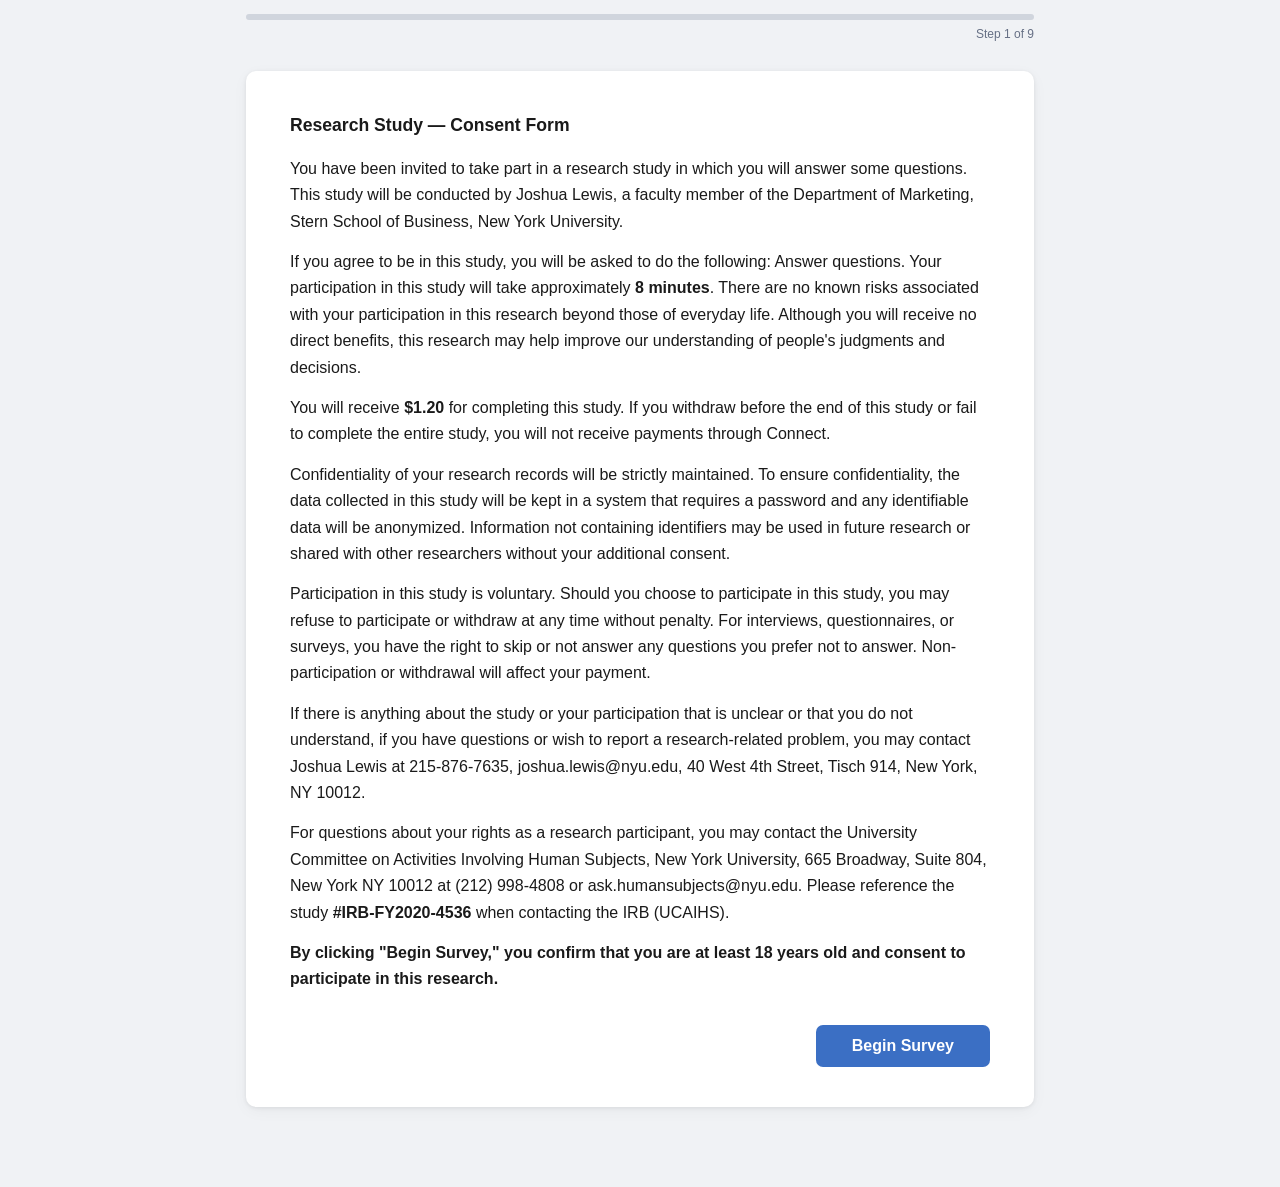
<file: unilateralism-u/index.html>
<!DOCTYPE html>
<html lang="en">
<head>
<meta charset="UTF-8">
<meta name="viewport" content="width=device-width, initial-scale=1.0">
<title>Research Study</title>
<style>
*, *::before, *::after { box-sizing: border-box; margin: 0; padding: 0; }

body {
  font-family: -apple-system, BlinkMacSystemFont, 'Segoe UI', Roboto, sans-serif;
  background: #f0f2f5;
  color: #1a1a1a;
  line-height: 1.65;
  min-height: 100vh;
  /* Prevent text selection to discourage LLM copy-paste */
  user-select: none;
  -webkit-user-select: none;
}
/* Re-enable selection inside form inputs only */
input, textarea { user-select: text; -webkit-user-select: text; }

#shell {
  max-width: 820px;
  margin: 0 auto;
  padding: 0 16px 80px;
}

/* ── progress ── */
#prog-wrap {
  position: sticky; top: 0;
  background: #f0f2f5;
  padding: 14px 0 6px;
  z-index: 100;
}
#prog-track { height: 6px; background: #d0d5dd; border-radius: 3px; }
#prog-fill  { height: 100%; background: #3b6fc4; border-radius: 3px;
              width: 0%; transition: width .35s ease; }
#prog-label { font-size: 12px; color: #667085; margin-top: 5px; text-align: right; }

/* ── card ── */
.card {
  background: #fff;
  border-radius: 10px;
  padding: 40px 44px;
  box-shadow: 0 1px 4px rgba(0,0,0,.08), 0 4px 16px rgba(0,0,0,.04);
  margin-top: 20px;
}

/* ── typography ── */
h2   { font-size: 1.1rem; font-weight: 600; margin-bottom: 16px; }
p    { margin-bottom: 14px; }
p:last-child { margin-bottom: 0; }
.note { font-size: .88rem; color: #555; font-style: italic; margin-bottom: 18px; }

.scenario-box {
  border-left: 3px solid #c8cdd8;
  padding-left: 18px;
  color: #222;
  margin-bottom: 28px;
}

.divider { border: none; border-top: 1px solid #eee; margin: 30px 0; }

/* ── reminder box ── */
.reminder {
  background: #f0f4ff;
  border: 1px solid #c5d3f5;
  border-radius: 7px;
  padding: 14px 18px;
  margin-bottom: 28px;
  font-size: .93rem;
  line-height: 1.55;
}
.reminder strong.label { display: block; font-size: .8rem; text-transform: uppercase;
                         letter-spacing: .04em; color: #3b6fc4; margin-bottom: 6px; }

/* ── MC choices ── */
.choices { margin-top: 12px; display: flex; flex-direction: column; gap: 9px; }
.choice-lbl {
  display: flex; align-items: flex-start; gap: 12px;
  padding: 11px 15px;
  border: 1.5px solid #d0d5dd; border-radius: 7px;
  cursor: pointer;
  transition: border-color .15s, background .15s;
  font-size: .95rem;
  user-select: none;
}
.choice-lbl:hover    { border-color: #3b6fc4; background: #f5f8ff; }
.choice-lbl.selected { border-color: #3b6fc4; background: #eef3fc; }
.choice-lbl input[type=radio] { margin-top: 3px; flex-shrink: 0; accent-color: #3b6fc4; }

/* ── sliders ── */
.sl-item  { margin-bottom: 30px; }
.sl-label { font-size: .95rem; font-weight: 500; margin-bottom: 10px; }
.sl-label span { font-weight: 400; color: #555; }
.sl-row   { display: flex; align-items: center; gap: 14px; }
input[type=range] { flex: 1; height: 6px; accent-color: #3b6fc4; cursor: pointer; }
.sl-val   { font-size: 1.15rem; font-weight: 700; color: #3b6fc4;
            min-width: 52px; text-align: right; }
.sl-ends  { display: flex; justify-content: space-between;
            font-size: .78rem; color: #999; margin-top: 4px; }

/* ── matrix ── */
.matrix-outer { overflow-x: auto; margin-top: 10px; }
table.mx { width: 100%; border-collapse: collapse; font-size: .9rem; table-layout: fixed; }
/* anchor-row: "Not at all" / "A great deal" labels */
table.mx tr.anchor-row th {
  font-weight: 400; font-size: .78rem; color: #888;
  padding-bottom: 2px; border: none;
}
table.mx tr.anchor-row th.rh { } /* empty left cell */
table.mx tr.anchor-row .anc-left  { text-align: center; }
table.mx tr.anchor-row .anc-right { text-align: center; }
/* number row */
table.mx tr.num-row th {
  text-align: center; font-weight: 600; padding: 4px 3px; color: #444;
}
/* rh width on ALL rh cells so table-layout:fixed picks it up from first row */
table.mx th.rh { width: 44%; }
table.mx tr.num-row th.rh {
  text-align: left; font-weight: 400; color: #555;
}
/* data rows */
table.mx td { text-align: center; padding: 10px 3px; border-top: 1px solid #f2f2f2; }
table.mx td.rl { text-align: left; padding-left: 0; padding-right: 12px; color: #222; }
table.mx tr:hover td { background: #fafbfc; }
table.mx input[type=radio] {
  accent-color: #3b6fc4; width: 16px; height: 16px; cursor: pointer;
}

/* ── nav ── */
.btn-row  { margin-top: 32px; display: flex; justify-content: flex-end; }
.next-btn {
  background: #3b6fc4; color: #fff; border: none; border-radius: 7px;
  padding: 12px 36px; font-size: 1rem; font-weight: 600;
  cursor: pointer; transition: background .15s;
}
.next-btn:hover { background: #2e59a0; }
.err-msg { color: #c0392b; font-size: .88rem; margin-top: 10px; display: none; }
.err-msg.show { display: block; }

/* ── thank you ── */
.ty-wrap { text-align: center; padding: 48px 0 32px; }
.ty-wrap h1 { font-size: 1.55rem; margin-bottom: 14px; }
.ty-wrap p  { color: #555; max-width: 480px; margin: 0 auto 12px; }

@media (max-width: 600px) {
  .card { padding: 24px 18px; }
  table.mx th, table.mx td { padding: 8px 3px; font-size: .8rem; }
}
</style>
</head>
<body>
<div id="shell">
  <div id="prog-wrap">
    <div id="prog-track"><div id="prog-fill"></div></div>
    <div id="prog-label"></div>
  </div>
  <div id="content"></div>
</div>

<script>
// ═══════════════════════════════════════════════════════════════
// GOOGLE SHEETS SUBMISSION — paste your Apps Script web app URL below
// ═══════════════════════════════════════════════════════════════
const SHEET_URL = 'https://script.google.com/macros/s/AKfycbyoa9qX2h2_QVKNJJDpgoYCTpnVfFQslKMmVyt5rgZWjVFrbEcgV0MeMW-GzSki3YTG/exec';
const COMPLETION_URL = '';  // paste your Prolific / Cloud Research completion link here

// ═══════════════════════════════════════════════════════════════
// CONTENT
// ═══════════════════════════════════════════════════════════════

const MANIP = {
  A: {
    1:  `<p>Lastly, there is also some chance that the finding is already public. The web server
where your research team stores their data and results recently experienced a cybersecurity
attack in which a research finding was leaked. The hackers automatically uploaded
everything they accessed directly to the same public scientific database that you would publish
to. The owners of the server determined that there is a <strong>1% chance</strong> that your
team's research files were included in the data leak. In that case, the research discovery is
already publicly available, and your decision about whether to publish the finding will not make
a difference. However, you must make your decision before you find out whether your team's
research files were included in the leak.</p>
<p>You cannot communicate with your teammates, and you do not know what they plan to do. If
none of you decide to publish the results, the finding will soon be deleted to prevent any
future researchers from accessing it. Thus, you must decide now, before finding out whether
your team's files were included in the data leak, whether to independently publish your team's
discovery before the finding is permanently destroyed.</p>`,

    99: `<p>Lastly, there is also some chance that the finding is already public. The web server
where your research team stores their data and results recently experienced a cybersecurity
attack in which a research finding was leaked. The hackers automatically uploaded
everything they accessed directly to the same public scientific database that you would publish
to. The owners of the server determined that there is a <strong>99% chance</strong> that your
team's research files were included in the data leak. In that case, the research discovery is
already publicly available, and your decision about whether to publish the finding will not make
a difference. However, you must make your decision before you find out whether your team's
research files were included in the leak.</p>
<p>You cannot communicate with your teammates, and you do not know what they plan to do. If
none of you decide to publish the results, the finding will soon be deleted to prevent any
future researchers from accessing it. Thus, you must decide now, before finding out whether
your team's files were included in the data leak, whether to independently publish your team's
discovery before the finding is permanently destroyed.</p>`,
  },

  B: {
    1:  `<p>Lastly, there is also some chance that the finding cannot be made public. Your
institution's data storage system recently suffered a critical fault. System administrators
have determined that there is a <strong>1% chance</strong> that your team's research files
survived the fault. If they did not survive — which is very likely — they are gone permanently,
and nobody can publish them. If they survived — which is very unlikely — they remain intact
and any of you can still publish them.</p>
<p>You cannot communicate with your teammates, and you do not know what they plan to do. If
none of you decide to publish the results, the finding will soon be deleted to prevent any
future researchers from accessing it. Thus, you must decide now, before finding out whether
your files survived, whether to independently publish your team's discovery before the finding
is permanently destroyed.</p>`,

    99: `<p>Lastly, there is also some chance that the finding cannot be made public. Your
institution's data storage system recently suffered a critical fault. System administrators
have determined that there is a <strong>99% chance</strong> that your team's research files
survived the fault. If they survived — which is very likely — they remain intact and any of
you can still publish them. If they did not survive — which is very unlikely — they are gone
permanently, and nobody can publish them.</p>
<p>You cannot communicate with your teammates, and you do not know what they plan to do. If
none of you decide to publish the results, the finding will soon be deleted to prevent any
future researchers from accessing it. Thus, you must decide now, before finding out whether
your files survived, whether to independently publish your team's discovery before the finding
is permanently destroyed.</p>`,
  },

  C: {
    1:  `<p>Lastly, there is also some chance that you cannot make the finding public.
Following a system failure, submission buttons have been randomly disabled for some researchers.
System administrators have determined that there is a <strong>1% chance</strong> that your
submission button is still active. If your button is disabled — which is very likely — pressing
it will have no effect, and your decision makes no difference. If your button is active — which
is very unlikely — pressing it will publish the finding immediately and permanently.</p>
<p>You cannot communicate with your teammates, and you do not know what they plan to do. If
none of you decide to publish the results, the finding will soon be deleted to prevent any
future researchers from accessing it. Thus, you must decide now, before knowing whether your
submission button works or not, whether to try to independently publish your team's discovery
before the finding is permanently destroyed.</p>`,

    99: `<p>Lastly, there is also some chance that you cannot make the finding public.
Following a system failure, submission buttons have been randomly disabled for some researchers.
System administrators have determined that there is a <strong>99% chance</strong> that your
submission button is still active. If your button is active — which is very likely — pressing it
will publish the finding immediately and permanently. If your button is disabled — which is very
unlikely — pressing it will have no effect, and your decision makes no difference.</p>
<p>You cannot communicate with your teammates, and you do not know what they plan to do. If
none of you decide to publish the results, the finding will soon be deleted to prevent any
future researchers from accessing it. Thus, you must decide now, before knowing whether your
submission button works or not, whether to try to independently publish your team's discovery
before the finding is permanently destroyed.</p>`,
  },
};

// comp3 choices — first item in each array is always correct
const COMP3 = {
  A: {
    1:  [
      'There is a 1% chance the files were accessed — it is very unlikely they were accessed',
      'There is a 99% chance the files were accessed — it is very likely they were accessed',
      'The files were definitely accessed',
      'The files were definitely not accessed',
    ],
    99: [
      'There is a 99% chance the files were accessed — it is very likely they were accessed',
      'There is a 1% chance the files were accessed — it is very unlikely they were accessed',
      'The files were definitely accessed',
      'The files were definitely not accessed',
    ],
  },
  B: {
    1:  [
      'There is a 1% chance the files survived — it is very unlikely they survived',
      'There is a 99% chance the files survived — it is very likely they survived',
      'The files definitely survived the fault',
      'The files were definitely destroyed',
    ],
    99: [
      'There is a 99% chance the files survived — it is very likely they survived',
      'There is a 1% chance the files survived — it is very unlikely they survived',
      'The files definitely survived the fault',
      'The files were definitely destroyed',
    ],
  },
  C: {
    1:  [
      'There is a 1% chance my button is active — it is very unlikely it is active',
      'There is a 99% chance my button is active — it is very likely it is active',
      'My button is definitely active',
      'My button is definitely disabled',
    ],
    99: [
      'There is a 99% chance my button is active — it is very likely it is active',
      'There is a 1% chance my button is active — it is very unlikely it is active',
      'My button is definitely active',
      'My button is definitely disabled',
    ],
  },
};

// Short DV-page reminders (condition-specific second line)
const REMINDERS = {
  A: {
    1:  'There is also a <strong>1% chance</strong> that your files were included in a data leak — meaning it is very likely that your decision matters.',
    99: 'There is also a <strong>99% chance</strong> that your files were included in a data leak — meaning it is very unlikely that your decision matters.',
  },
  B: {
    1:  'There is also a <strong>1% chance</strong> that your files survived a data storage system fault — meaning it is very unlikely that your decision matters.',
    99: 'There is also a <strong>99% chance</strong> that your files survived a data storage system fault — meaning it is very likely that your decision matters.',
  },
  C: {
    1:  'There is also a <strong>1% chance</strong> that your submission button is still active — meaning it is very unlikely that your decision matters.',
    99: 'There is also a <strong>99% chance</strong> that your submission button is still active — meaning it is very likely that your decision matters.',
  },
};

const RC_ITEMS = [
  { key: 'concern',     text: 'Concern that my decision would be consequential.' },
  { key: 'worrying',   text: 'Worrying about how important my decision would be.' },
  { key: 'calm',       text: 'Feeling calm because my decision was relatively unimportant.' },
  { key: 'reassurance',text: 'Reassurance that a wrong decision would be inconsequential.' },
];

// ═══════════════════════════════════════════════════════════════
// STATE
// ═══════════════════════════════════════════════════════════════

function uid() {
  return 'p-' + Math.random().toString(36).slice(2,9) + '-' + Date.now().toString(36);
}
function shuffle(arr) {
  for (let i = arr.length - 1; i > 0; i--) {
    const j = Math.floor(Math.random() * (i + 1));
    [arr[i], arr[j]] = [arr[j], arr[i]];
  }
  return arr;
}

const S = {
  pid:       uid(),
  startTime: new Date().toISOString(),
  version:   ['A','B','C'][Math.floor(Math.random() * 3)],
  condOrder: Math.random() < .5 ? [1, 99] : [99, 1],
  rcOrder:   shuffle(RC_ITEMS.slice()),   // same randomised order for both RC pages
  resp:      {},
  times:     {},
};

// ═══════════════════════════════════════════════════════════════
// RENDER HELPERS
// ═══════════════════════════════════════════════════════════════

function mcHTML(name, question, choices) {
  const q = question ? `<h2>${question}</h2>` : '';
  const opts = choices.map((c, i) => `
    <label class="choice-lbl" data-name="${name}">
      <input type="radio" name="${name}" id="${name}_${i}" value="${c}">
      <span>${c}</span>
    </label>`).join('');
  return `${q}<div class="choices">${opts}</div>`;
}

function rcPageHTML(condIdx) {
  const prob    = S.condOrder[condIdx];
  const suffix  = prob + 'pct';
  const ordinal = condIdx === 0 ? 'first' : 'second';
  const cols    = [1,2,3,4,5,6,7];

  const hcells = cols.map(n => `<th>${n}</th>`).join('');
  const rows   = S.rcOrder.map(it => {
    const cells = cols.map(n =>
      `<td><input type="radio" name="rc_${suffix}_${it.key}" value="${n}"></td>`
    ).join('');
    return `<tr><td class="rl">${it.text}</td>${cells}</tr>`;
  }).join('');

  // anchor labels row: "Not at all" above col 1, "A great deal" above col 7
  const anchorRow = `
    <tr class="anchor-row">
      <th class="rh"></th>
      <th class="anc-left">Not at all</th>
      <th></th><th></th><th></th><th></th><th></th>
      <th class="anc-right">A great deal</th>
    </tr>`;

  return `
    <p style="margin-bottom:14px;">
      Now we will ask you about your reasoning for each decision you just made.
      Please try to recall what you were thinking.
    </p>
    <p style="margin-bottom:14px;">
      In the <strong>${ordinal} scenario</strong>, where there was a
      <strong>${prob}% chance</strong> that your decision would affect the outcome,
      how much did each of the following influence your decision?
    </p>
    <div class="matrix-outer">
      <table class="mx">
        <thead>
          ${anchorRow}
          <tr class="num-row">
            <th class="rh"></th>${hcells}
          </tr>
        </thead>
        <tbody>${rows}</tbody>
      </table>
    </div>`;
}

function sliderPageHTML(tag) {
  return `
    <h2>Given everything you know, how likely are you to take each action?</h2>
    <p class="note">Your answers must add up to 100%.</p>
    <div class="sl-item">
      <div class="sl-label">Publish the finding
        <span> — if you publish, the finding will definitely become public</span>
      </div>
      <div class="sl-row">
        <input type="range" id="sl_pub_${tag}" min="0" max="100" value="50">
        <span class="sl-val" id="sv_pub_${tag}">50%</span>
      </div>
      <div class="sl-ends"><span>0%</span><span>100%</span></div>
    </div>
    <div class="sl-item">
      <div class="sl-label">Do not publish the finding
        <span> — the finding will only become public if either of your teammates publish it</span>
      </div>
      <div class="sl-row">
        <input type="range" id="sl_nop_${tag}" min="0" max="100" value="50">
        <span class="sl-val" id="sv_nop_${tag}">50%</span>
      </div>
      <div class="sl-ends"><span>0%</span><span>100%</span></div>
    </div>`;
}

function mountSliders(tag) {
  const sp = document.getElementById('sl_pub_' + tag);
  const sn = document.getElementById('sl_nop_' + tag);
  const vp = document.getElementById('sv_pub_' + tag);
  const vn = document.getElementById('sv_nop_' + tag);
  function sync(a, b, va, vb) {
    b.value = 100 - +a.value;
    va.textContent = a.value + '%';
    vb.textContent = b.value + '%';
  }
  sp.addEventListener('input', () => sync(sp, sn, vp, vn));
  sn.addEventListener('input', () => sync(sn, sp, vn, vp));
}

// ═══════════════════════════════════════════════════════════════
// PAGE DEFINITIONS
// ═══════════════════════════════════════════════════════════════

const pages = [];
const COMP1_CORRECT = 'If any one team member publishes the finding, the finding will be public regardless of what the other team members choose to do';
const COMP2_CORRECT = 'Publishing is highly likely to save lives, but there is a remote possibility of catastrophic misuse';

// ── 0  Consent / intro ────────────────────────────────
pages.push({
  render: () => `
    <h2>Research Study — Consent Form</h2>
    <p>You have been invited to take part in a research study in which you will answer some
    questions. This study will be conducted by Joshua Lewis, a faculty member of the Department
    of Marketing, Stern School of Business, New York University.</p>
    <p>If you agree to be in this study, you will be asked to do the following: Answer
    questions. Your participation in this study will take approximately <strong>8 minutes</strong>. There are no
    known risks associated with your participation in this research beyond those of everyday
    life. Although you will receive no direct benefits, this research may help improve our
    understanding of people's judgments and decisions.</p>
    <p>You will receive <strong>$1.20</strong> for completing this study. If you withdraw before the end of this
    study or fail to complete the entire study, you will not receive payments through
    Connect.</p>
    <p>Confidentiality of your research records will be strictly maintained. To ensure
    confidentiality, the data collected in this study will be kept in a system that requires a
    password and any identifiable data will be anonymized. Information not containing
    identifiers may be used in future research or shared with other researchers without your
    additional consent.</p>
    <p>Participation in this study is voluntary. Should you choose to participate in this study,
    you may refuse to participate or withdraw at any time without penalty. For interviews,
    questionnaires, or surveys, you have the right to skip or not answer any questions you
    prefer not to answer. Non-participation or withdrawal will affect your payment.</p>
    <p>If there is anything about the study or your participation that is unclear or that you do
    not understand, if you have questions or wish to report a research-related problem, you may
    contact Joshua Lewis at 215-876-7635, joshua.lewis@nyu.edu, 40 West 4th Street, Tisch 914,
    New York, NY 10012.</p>
    <p>For questions about your rights as a research participant, you may contact the University
    Committee on Activities Involving Human Subjects, New York University, 665 Broadway,
    Suite 804, New York NY 10012 at (212) 998-4808 or ask.humansubjects@nyu.edu. Please
    reference the study <strong>#IRB-FY2020-4536</strong> when contacting the
    IRB (UCAIHS).</p>
    <p><strong>By clicking "Begin Survey," you confirm that you are at least 18 years old and
    consent to participate in this research.</strong></p>`,
  validate: () => null,
  btnLabel: 'Begin Survey',
});

// ── 1  Base scenario + comp checks 1 & 2 ─────────────
pages.push({
  render: () => `
    <h2>Please read the following scenario carefully.</h2>
    <div class="scenario-box">
      <p>You are on a three-person research team along with two other scientists. Your team
      recently discovered a new treatment for several infections. If published, this finding
      would very likely save many lives. However, there is a chance that the same finding
      could be misused to engineer a dangerous virus, potentially causing a new pandemic.
      This risk is very small, but real.</p>
      <p>Each of the three researchers on your team have a brief window of time in which they
      could publish your discovery to a public scientific database. Doing so simply requires
      clicking a button to make the finding public instead of clicking a button to keep the
      finding private — thus, it takes the same amount of effort either way. If <strong>any one of you</strong>
      publishes the finding, it will become public permanently and cannot be retracted. If <strong>none
      of you</strong> publish in the brief window of time in which publication is an option, then the
      research is permanently deleted.</p>
      <p>Thus, there is an important asymmetry. It only takes one of you to publish the
      finding, even if the others choose not to. In contrast, the finding only remains private
      (and the data gets deleted) if all of you decline to publish.</p>
    </div>
    <div style="margin-top:28px;"></div>
    ${mcHTML('comp1', 'Which of the following is correct?', shuffle([
      COMP1_CORRECT,
      'All three team members must agree to publish in order for the finding to be public',
      'Publishing requires more effort than not publishing',
      'Team members can discuss their plans before deciding',
    ]))}
    <div style="margin-top:24px;"></div>
    ${mcHTML('comp2', 'Which best describes the finding?', shuffle([
      COMP2_CORRECT,
      'It is unclear whether publishing would have any benefit at all',
      'Publishing is certain to cause harm',
      'The finding has no medical value',
    ]))}`,
  minTime: 15,
  validate() {
    if (!getChecked('comp1')) return 'Please answer the first question before continuing.';
    if (!getChecked('comp2')) return 'Please answer the second question before continuing.';
    return null;
  },
  onLeave() {
    S.resp.comp1 = getChecked('comp1');
    S.resp.comp2 = getChecked('comp2');
    ts('scenario');
  },
});

// ── helper: push 2 pages per within-subjects condition ─
function pushCondition(ci) {   // ci = 0 (first shown) or 1 (second shown)
  const prob    = () => S.condOrder[ci];
  const ver     = () => S.version;
  const tag     = () => `${ver()}_${prob()}pct`;
  const isFirst = ci === 0;

  // ── Manipulation text + comp check 3 ────────────────
  pages.push({
    minTime: isFirst ? 10 : 0,
    render() {
      const intro = isFirst
        ? `<p class="note">Please read the following additional information carefully.</p>`
        : `<p style="font-weight:600;font-size:1rem;margin-bottom:14px;">Please imagine instead that the following is true:</p>`;
      const choices = shuffle(COMP3[ver()][prob()].slice());
      return `
        ${intro}
        <div class="scenario-box">${MANIP[ver()][prob()]}</div>
        <div style="margin-top:28px;"></div>
        ${mcHTML('comp3_' + tag(),
            'Which of the following best describes the situation?', choices)}`;
    },
    validate() {
      const sel = getChecked('comp3_' + tag());
      if (!sel) return 'Please select an answer before continuing.';
      const correct = COMP3[ver()][prob()][0];
      if (sel !== correct)
        return 'That answer isn\'t correct — please re-read the scenario above and try again.';
      return null;
    },
    onLeave() {
      S.resp['comp3_' + tag()] = getChecked('comp3_' + tag());
      ts('comp3_' + tag());
    },
  });

  // ── DV sliders (with reminder) ───────────────────────
  pages.push({
    render() {
      const t = tag();
      return `
        <div class="reminder">
          <strong class="label">Quick reminder</strong>
          You are one of three researchers who have discovered a risky finding. Any one of you
          can choose to publish it; if all three of you decline, the research will be deleted.<br><br>
          ${REMINDERS[ver()][prob()]}
        </div>
        ${sliderPageHTML(t)}`;
    },
    validate:  () => null,
    onMount()  { mountSliders(tag()); },
    onLeave()  {
      const t = tag();
      S.resp['dv_' + t + '_publish'] = +document.getElementById('sl_pub_' + t).value;
      S.resp['dv_' + t + '_nopub']   = +document.getElementById('sl_nop_' + t).value;
      ts('dv_' + t);
    },
  });
}

pushCondition(0);   // pages 2–3
pushCondition(1);   // pages 4–5

// ── RC pages (one per condition, in presentation order) ─
for (let ci = 0; ci < 2; ci++) {
  const capturedCi = ci;
  pages.push({
    render()   { return rcPageHTML(capturedCi); },
    validate() {
      const prob = S.condOrder[capturedCi];
      const suf  = prob + 'pct';
      for (const it of S.rcOrder) {
        if (!getChecked(`rc_${suf}_${it.key}`))
          return 'Please rate all items before continuing.';
      }
      return null;
    },
    onLeave() {
      const prob = S.condOrder[capturedCi];
      const suf  = prob + 'pct';
      for (const it of S.rcOrder) {
        S.resp[`rc_${suf}_${it.key}`] = +getChecked(`rc_${suf}_${it.key}`);
      }
      if (capturedCi === 1) S.resp.rc_item_order = S.rcOrder.map(i => i.key);
      ts('rc_' + suf);
    },
  });
}

// ── Closing ───────────────────────────────────────────
pages.push({
  render: () => `
    <h2>A few final questions</h2>
    <div style="margin-bottom:26px;">
      <label style="display:block;font-weight:500;margin-bottom:8px;">
        (Optional) Please briefly explain your reasoning for your responses.
      </label>
      <textarea id="reasoning" rows="4"
        style="width:100%;border:1.5px solid #d0d5dd;border-radius:6px;
               padding:10px 12px;font-family:inherit;font-size:.95rem;resize:vertical;"></textarea>
    </div>
    <div style="margin-bottom:26px;">
      <label style="display:block;font-weight:500;margin-bottom:8px;" for="age">
        What is your age?
      </label>
      <input id="age" type="number" min="18" max="99" placeholder="e.g. 34"
        style="width:120px;border:1.5px solid #d0d5dd;border-radius:6px;
               padding:8px 12px;font-size:.95rem;">
    </div>
    <div>
      <div style="font-weight:500;margin-bottom:10px;">What is your gender?</div>
      ${mcHTML('gender', null, ['Man','Woman','Other','Prefer not to answer'])}
    </div>`,
  validate() {
    const age = parseInt(document.getElementById('age').value);
    if (!age || age < 18 || age > 99)
      return 'Please enter a valid age between 18 and 99.';
    return getChecked('gender') ? null : 'Please indicate your gender before continuing.';
  },
  onLeave() {
    S.resp.reasoning = document.getElementById('reasoning').value.trim();
    S.resp.age       = parseInt(document.getElementById('age').value);
    S.resp.gender    = getChecked('gender');
    S.resp.endTime   = new Date().toISOString();
    ts('close');
    submitData();
  },
  btnLabel: 'Submit',
});

// ── Thank you ─────────────────────────────────────────
pages.push({
  render: () => `
    <div class="ty-wrap">
      <h1>Thank you for your participation!</h1>
      <p id="submit-status" style="color:#3b6fc4;font-weight:500;min-height:1.4em;">
        ${S.resp.reasoning === 'test123' ? 'Test mode: responses were not saved.' : ''}
      </p>
      <p>This study examines how people make decisions when any single person's action can
      determine the outcome for a group.</p>
      ${COMPLETION_URL ? `
      <div style="margin-top:28px;">
        <a href="${COMPLETION_URL}"
           style="display:inline-block;background:#3b6fc4;color:#fff;text-decoration:none;
                  border-radius:7px;padding:13px 36px;font-size:1rem;font-weight:600;">
          Click here to confirm your participation →
        </a>
      </div>` : ''}
    </div>`,
  validate: () => null,
  hideNext: true,
});

// ═══════════════════════════════════════════════════════════════
// NAVIGATION
// ═══════════════════════════════════════════════════════════════

let cur = 0;
let _pageStart = 0;
const TOTAL = pages.length - 1;   // exclude thank-you page from denominator

function getChecked(name) {
  const el = document.querySelector(`input[name="${name}"]:checked`);
  return el ? el.value : null;
}
function ts(label) { S.times[label] = new Date().toISOString(); }

function goTo(idx) {
  _pageStart = Date.now();
  S.times['enter_p' + idx] = new Date().toISOString();
  const page = pages[idx];
  const pct  = Math.min(Math.round((idx / TOTAL) * 100), 100);

  document.getElementById('prog-fill').style.width = pct + '%';
  document.getElementById('prog-label').textContent =
    idx >= TOTAL ? 'Complete ✓' : `Step ${idx + 1} of ${TOTAL}`;

  const btnHtml = page.hideNext ? '' : `
    <div class="btn-row">
      <button class="next-btn" id="nxt">${page.btnLabel || 'Next →'}</button>
    </div>
    <p class="err-msg" id="err"></p>`;

  document.getElementById('content').innerHTML =
    `<div class="card">${page.render()}${btnHtml}</div>`;

  // highlight selected radio choices
  document.querySelectorAll('.choice-lbl').forEach(lbl => {
    lbl.addEventListener('click', () => {
      const name = lbl.dataset.name;
      document.querySelectorAll(`.choice-lbl[data-name="${name}"]`)
              .forEach(l => l.classList.remove('selected'));
      lbl.classList.add('selected');
    });
  });

  if (page.onMount) page.onMount();

  const btn = document.getElementById('nxt');
  if (btn) {
    btn.addEventListener('click', () => {
      const errEl = document.getElementById('err');
      // Minimum reading-time guard
      const minT = page.minTime || 0;
      if (minT > 0) {
        const elapsed = (Date.now() - _pageStart) / 1000;
        if (elapsed < minT) {
          const rem = Math.ceil(minT - elapsed);
          errEl.textContent =
            `Please take at least ${minT} seconds to read this page before continuing ` +
            `(${rem} second${rem !== 1 ? 's' : ''} remaining).`;
          errEl.classList.add('show');
          return;
        }
      }
      const err  = page.validate ? page.validate() : null;
      if (err) { errEl.textContent = err; errEl.classList.add('show'); return; }
      if (page.onLeave) page.onLeave();
      cur++;
      window.scrollTo({ top: 0, behavior: 'smooth' });
      goTo(cur);
    });
  }
}

// ═══════════════════════════════════════════════════════════════
// DATA SUBMISSION
// ═══════════════════════════════════════════════════════════════

function submitData() {
  const passedCompChecksPage1 =
    (S.resp.comp1 === COMP1_CORRECT && S.resp.comp2 === COMP2_CORRECT) ? 1 : 0;

  // Canonical schema + order so every row maps to the same columns in Sheets.
  const orderedKeys = [
    'participant_id',
    'start_time',
    'version',
    'condition_order',
    'comp1',
    'comp2',
    'passed_comp_checks_page1',
    'comp3_A_1pct',
    'comp3_A_99pct',
    'comp3_B_1pct',
    'comp3_B_99pct',
    'comp3_C_1pct',
    'comp3_C_99pct',
    'dv_A_1pct_publish',
    'dv_A_1pct_nopub',
    'dv_A_99pct_publish',
    'dv_A_99pct_nopub',
    'dv_B_1pct_publish',
    'dv_B_1pct_nopub',
    'dv_B_99pct_publish',
    'dv_B_99pct_nopub',
    'dv_C_1pct_publish',
    'dv_C_1pct_nopub',
    'dv_C_99pct_publish',
    'dv_C_99pct_nopub',
    'rc_1pct_concern',
    'rc_1pct_worrying',
    'rc_1pct_calm',
    'rc_1pct_reassurance',
    'rc_99pct_concern',
    'rc_99pct_worrying',
    'rc_99pct_calm',
    'rc_99pct_reassurance',
    'rc_item_order',
    'reasoning',
    'age',
    'gender',
    'endTime',
    'page_times',
  ];

  const raw = {
    participant_id: S.pid,
    start_time: S.startTime,
    version: S.version,
    condition_order: S.condOrder.join('_'),
    comp1: S.resp.comp1,
    comp2: S.resp.comp2,
    passed_comp_checks_page1: passedCompChecksPage1,
    comp3_A_1pct: S.resp.comp3_A_1pct,
    comp3_A_99pct: S.resp.comp3_A_99pct,
    comp3_B_1pct: S.resp.comp3_B_1pct,
    comp3_B_99pct: S.resp.comp3_B_99pct,
    comp3_C_1pct: S.resp.comp3_C_1pct,
    comp3_C_99pct: S.resp.comp3_C_99pct,
    dv_A_1pct_publish: S.resp.dv_A_1pct_publish,
    dv_A_1pct_nopub: S.resp.dv_A_1pct_nopub,
    dv_A_99pct_publish: S.resp.dv_A_99pct_publish,
    dv_A_99pct_nopub: S.resp.dv_A_99pct_nopub,
    dv_B_1pct_publish: S.resp.dv_B_1pct_publish,
    dv_B_1pct_nopub: S.resp.dv_B_1pct_nopub,
    dv_B_99pct_publish: S.resp.dv_B_99pct_publish,
    dv_B_99pct_nopub: S.resp.dv_B_99pct_nopub,
    dv_C_1pct_publish: S.resp.dv_C_1pct_publish,
    dv_C_1pct_nopub: S.resp.dv_C_1pct_nopub,
    dv_C_99pct_publish: S.resp.dv_C_99pct_publish,
    dv_C_99pct_nopub: S.resp.dv_C_99pct_nopub,
    rc_1pct_concern: S.resp.rc_1pct_concern,
    rc_1pct_worrying: S.resp.rc_1pct_worrying,
    rc_1pct_calm: S.resp.rc_1pct_calm,
    rc_1pct_reassurance: S.resp.rc_1pct_reassurance,
    rc_99pct_concern: S.resp.rc_99pct_concern,
    rc_99pct_worrying: S.resp.rc_99pct_worrying,
    rc_99pct_calm: S.resp.rc_99pct_calm,
    rc_99pct_reassurance: S.resp.rc_99pct_reassurance,
    rc_item_order: S.resp.rc_item_order || [],
    reasoning: S.resp.reasoning,
    age: S.resp.age,
    gender: S.resp.gender,
    endTime: S.resp.endTime,
    page_times: S.times,
  };

  const data = {};
  for (const key of orderedKeys) {
    const val = raw[key];
    data[key] = (val === undefined || val === null) ? '' : val;
  }

  // QA shortcut: entering exactly "test123" in reasoning skips all saving.
  if (data.reasoning === 'test123') {
    console.log('TEST MODE: skipping all data saves because reasoning is exactly "test123".');
    return;
  }

  // backup in localStorage
  try {
    const store = JSON.parse(localStorage.getItem('unilateralism_u') || '[]');
    store.push(data);
    localStorage.setItem('unilateralism_u', JSON.stringify(store));
  } catch(_) {}

  console.log('UNILATERALISM_U_RESPONSE', JSON.stringify(data, null, 2));

  // ── Google Sheets (Apps Script web app) ───────────
  // Match garden-game transport: raw JSON body + readable JSON response.
  // Fallback to legacy payload transport for older Apps Script parsers.
  if (SHEET_URL) {
    const el = document.getElementById('submit-status');
    if (el) el.textContent = 'Saving responses...';

    const checkResponse = async (res) => {
      const raw = await res.text();
      let out = null;
      try { out = raw ? JSON.parse(raw) : null; } catch (_) {}

      if (!res.ok) throw new Error(`HTTP ${res.status}`);
      if (!out) {
        const fnMissing = raw.match(/Script function not found:\s*([^<\n]+)/i);
        if (fnMissing) throw new Error(`Apps Script deployment error: ${fnMissing[0]}`);
        if (/^\s*Error:/i.test(raw)) throw new Error(raw.trim());
        throw new Error('Apps Script returned a non-JSON response');
      }

      if (out.status !== 'ok') {
        throw new Error(out.message || `Unexpected Apps Script response status: ${String(out.status)}`);
      }
    };

    const postPayload = () => fetch(SHEET_URL, {
      method: 'POST',
      body: new URLSearchParams({ payload: JSON.stringify(data) }),
      keepalive: true,
    });

    const postJSON = () => fetch(SHEET_URL, {
      method: 'POST',
      body: JSON.stringify(data),
      keepalive: true,
    });

    postPayload()
      .then(checkResponse)
      .then(() => {
        if (el) el.textContent = '✓ Responses recorded.';
      })
      .catch(async (payloadErr) => {
        console.warn('Payload submission failed, retrying raw JSON format:', payloadErr);
        try {
          const jsonRes = await postJSON();
          await checkResponse(jsonRes);
          if (el) el.textContent = '✓ Responses recorded.';
        } catch (jsonErr) {
          console.error('Submission error:', jsonErr);
          if (el) el.textContent = 'Note: could not reach server — your responses are saved locally.';
        }
      });
  }
}

// ═══════════════════════════════════════════════════════════════
goTo(0);
</script>
</body>
</html>
</file>
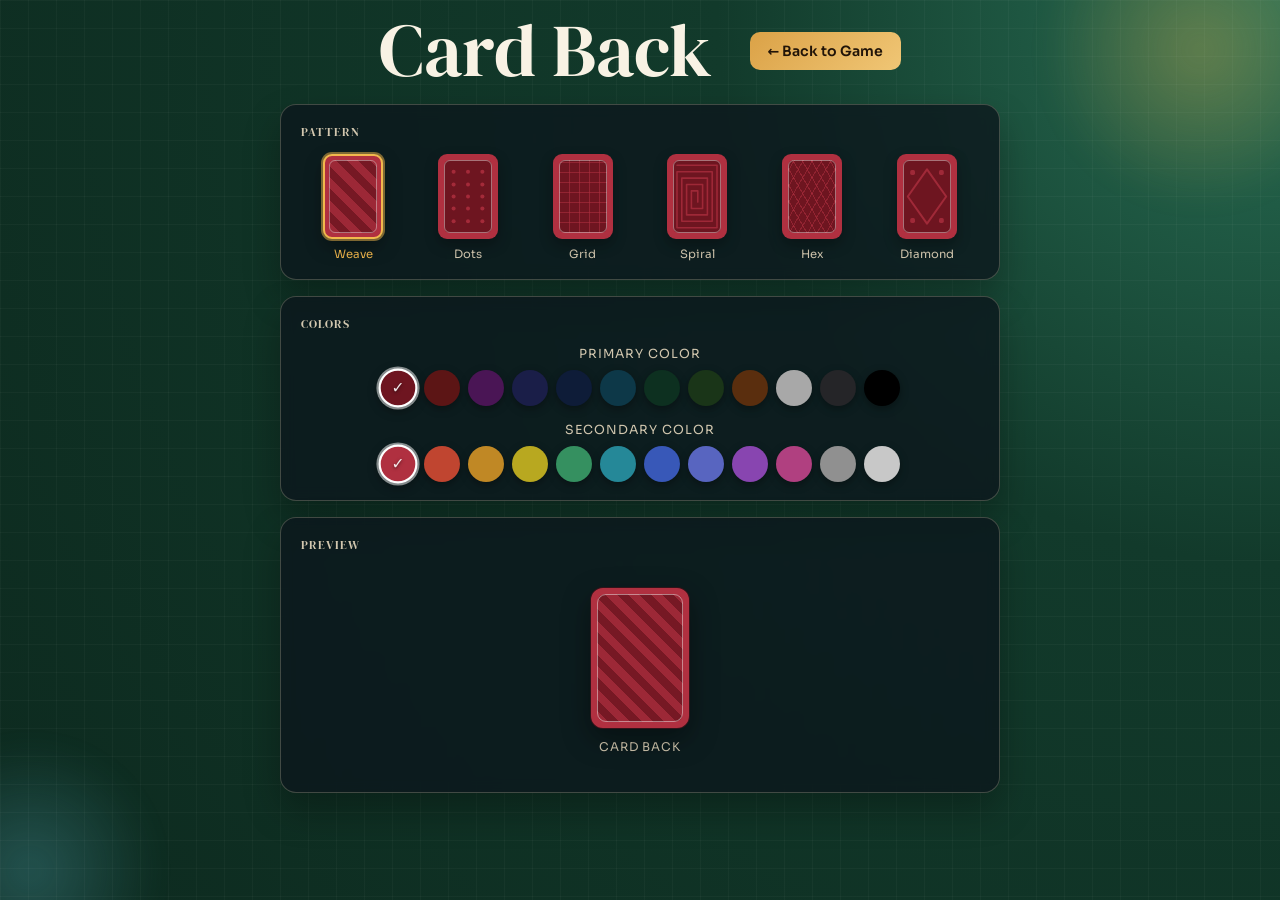
<file: nertz/card-back.html>
<!doctype html>
<html lang="en">
  <head>
    <meta charset="UTF-8" />
    <meta name="viewport" content="width=device-width, initial-scale=1.0" />
    <meta http-equiv="Cache-Control" content="no-store, no-cache, must-revalidate" />
    <meta http-equiv="Pragma" content="no-cache" />
    <meta http-equiv="Expires" content="0" />
    <title>Card Back — Nertz</title>
    <link rel="icon" href="data:image/svg+xml,%3Csvg xmlns='http://www.w3.org/2000/svg' viewBox='0 0 100 100'%3E%3Crect width='100' height='100' rx='20' fill='white'/%3E%3Ctext x='50' y='74' text-anchor='middle' font-size='62' font-family='Arial' fill='%23111827'%3E%E2%99%A0%3C/text%3E%3C/svg%3E" />
    <link rel="preconnect" href="https://fonts.googleapis.com" />
    <link rel="preconnect" href="https://fonts.gstatic.com" crossorigin />
    <link href="https://fonts.googleapis.com/css2?family=DM+Serif+Display:ital@0;1&family=Sora:wght@300;400;500;700&display=swap" rel="stylesheet" />
    <link rel="stylesheet" id="nertz-stylesheet" />
    <script>
      (() => {
        const bust = String(Date.now());
        window.__NERTZ_ASSET_BUST = bust;
        const styleEl = document.getElementById("nertz-stylesheet");
        if (styleEl) {
          styleEl.href = `styles.css?v=${encodeURIComponent(bust)}`;
        }
      })();
    </script>
    <style>
      .designer-shell {
        max-width: 720px;
        margin: 0 auto;
        display: grid;
        gap: 16px;
        position: relative;
        z-index: 1;
      }

      .designer-section {
        background: var(--panel);
        border: 1px solid var(--panel-border);
        border-radius: 16px;
        box-shadow: var(--shadow);
        backdrop-filter: blur(7px);
        padding: 18px 20px;
      }

      .designer-section h2 {
        margin: 0 0 14px;
        font-family: "DM Serif Display", Georgia, serif;
        font-size: 1.18rem;
        font-weight: 400;
        color: var(--muted);
        text-transform: uppercase;
        letter-spacing: 0.08em;
        font-size: 0.78rem;
      }

      /* Pattern swatches */
      .pattern-grid {
        display: grid;
        grid-template-columns: repeat(6, minmax(0, 1fr));
        gap: 10px;
      }

      .pattern-swatch {
        display: flex;
        flex-direction: column;
        align-items: center;
        gap: 8px;
        cursor: pointer;
      }

      .swatch-card {
        width: 60px;
        height: 85px;
        border-radius: 9px;
        border: 2px solid transparent;
        position: relative;
        overflow: hidden;
        box-shadow: 0 6px 14px rgba(0, 0, 0, 0.3);
        transition: transform 0.15s, border-color 0.15s;
        flex-shrink: 0;
        background: var(--swatch-ring, #7a1621);
      }

      .swatch-card::before {
        content: "";
        position: absolute;
        inset: 4px;
        border-radius: 6px;
        background-color: var(--swatch-inner, #7a1621);
        background-image: var(--swatch-pattern);
        background-size: var(--swatch-size, auto);
        background-position: center;
      }

      .swatch-card::after {
        content: "";
        position: absolute;
        inset: 4px;
        border-radius: 6px;
        border: 1px solid rgba(255, 255, 255, 0.4);
      }

      .pattern-swatch:hover .swatch-card {
        transform: translateY(-3px);
      }

      .pattern-swatch.selected .swatch-card {
        border-color: var(--accent);
        box-shadow: 0 0 0 2px rgba(242, 184, 77, 0.5), 0 8px 18px rgba(0, 0, 0, 0.35);
      }

      .swatch-label {
        font-size: 0.72rem;
        color: var(--muted);
        text-align: center;
      }

      .pattern-swatch.selected .swatch-label {
        color: var(--accent);
      }

      /* Color palettes */
      .palette-group {
        display: flex;
        flex-direction: column;
        gap: 8px;
        margin-bottom: 16px;
      }

      .palette-group:last-child {
        margin-bottom: 0;
      }

      .palette-label {
        font-size: 0.78rem;
        color: var(--muted);
        text-transform: uppercase;
        letter-spacing: 0.08em;
        text-align: center;
      }

      .palette-grid {
        display: flex;
        flex-wrap: wrap;
        gap: 8px;
        justify-content: center;
      }

      .color-swatch {
        width: 36px;
        height: 36px;
        border-radius: 50%;
        border: 2px solid transparent;
        cursor: pointer;
        position: relative;
        transition: transform 0.12s, border-color 0.12s;
        flex-shrink: 0;
        box-shadow: 0 3px 8px rgba(0, 0, 0, 0.35);
      }

      .color-swatch:hover {
        transform: scale(1.12);
      }

      .color-swatch.selected {
        border-color: #fff;
        box-shadow: 0 0 0 2px rgba(255, 255, 255, 0.5), 0 3px 10px rgba(0, 0, 0, 0.4);
        transform: scale(1.08);
      }

      .color-swatch.selected::after {
        content: "✓";
        position: absolute;
        inset: 0;
        display: flex;
        align-items: center;
        justify-content: center;
        font-size: 0.9rem;
        color: rgba(255, 255, 255, 0.9);
        text-shadow: 0 1px 3px rgba(0, 0, 0, 0.6);
      }

      /* Preview */
      .preview-area {
        display: flex;
        justify-content: center;
        align-items: center;
        padding: 20px;
      }

      .preview-card-wrap {
        display: flex;
        flex-direction: column;
        align-items: center;
        gap: 10px;
      }

      .preview-label {
        font-size: 0.75rem;
        color: var(--muted);
        text-transform: uppercase;
        letter-spacing: 0.08em;
      }

      #preview-card {
        width: 100px;
        height: 142px;
        border-radius: 13px;
        border: 1px solid rgba(8, 10, 12, 0.75);
        position: relative;
        overflow: hidden;
        box-shadow: 0 10px 28px rgba(0, 0, 0, 0.4);
        background: var(--preview-bg, #b03040);
      }

      #preview-card::before {
        content: "";
        position: absolute;
        inset: 6px;
        border-radius: 9px;
        background-color: var(--preview-inner, #6e1520);
        background-image: var(--preview-pattern);
        background-size: var(--preview-size, auto);
        background-position: center;
      }

      #preview-card::after {
        content: "";
        position: absolute;
        inset: 6px;
        border-radius: 9px;
        border: 1px solid rgba(255, 255, 255, 0.45);
      }

      /* Save actions */
      .save-row {
        display: flex;
        gap: 12px;
        align-items: center;
      }

      .save-row .btn-primary {
        padding: 10px 20px;
        font-size: 0.9rem;
      }

      .save-hint {
        font-size: 0.78rem;
        color: #b8a888;
      }

      @media (max-width: 560px) {
        .pattern-grid {
          grid-template-columns: repeat(3, minmax(0, 1fr));
        }
      }
    </style>
  </head>
  <body>
    <div class="bg-orb orb-1" aria-hidden="true"></div>
    <div class="bg-orb orb-2" aria-hidden="true"></div>
    <div class="bg-grid" aria-hidden="true"></div>

    <main class="designer-shell">
      <header class="hero" style="align-items:center">
        <h1 style="margin:0;margin-right:24px">Card Back</h1>
        <a class="btn-primary" href="index.html" style="text-decoration:none;white-space:nowrap;padding:10px 18px;font-size:0.88rem;border-radius:10px">← Back to Game</a>
      </header>

      <section class="designer-section">
        <h2>Pattern</h2>
        <div class="pattern-grid" id="pattern-grid"></div>
      </section>

      <section class="designer-section">
        <h2>Colors</h2>
        <div class="palette-group">
          <span class="palette-label">Primary color</span>
          <div class="palette-grid" id="primary-palette"></div>
        </div>
        <div class="palette-group">
          <span class="palette-label">Secondary color</span>
          <div class="palette-grid" id="secondary-palette"></div>
        </div>
      </section>

      <section class="designer-section">
        <h2>Preview</h2>
        <div class="preview-area">
          <div class="preview-card-wrap">
            <div id="preview-card"></div>
            <span class="preview-label">Card Back</span>
          </div>
        </div>
      </section>

    </main>

    <script>
      (() => {
        const bust = window.__NERTZ_ASSET_BUST || String(Date.now());
        const script = document.createElement("script");
        script.src = `card-back.js?v=${encodeURIComponent(bust)}`;
        document.body.appendChild(script);
      })();
    </script>
  </body>
</html>
</file>
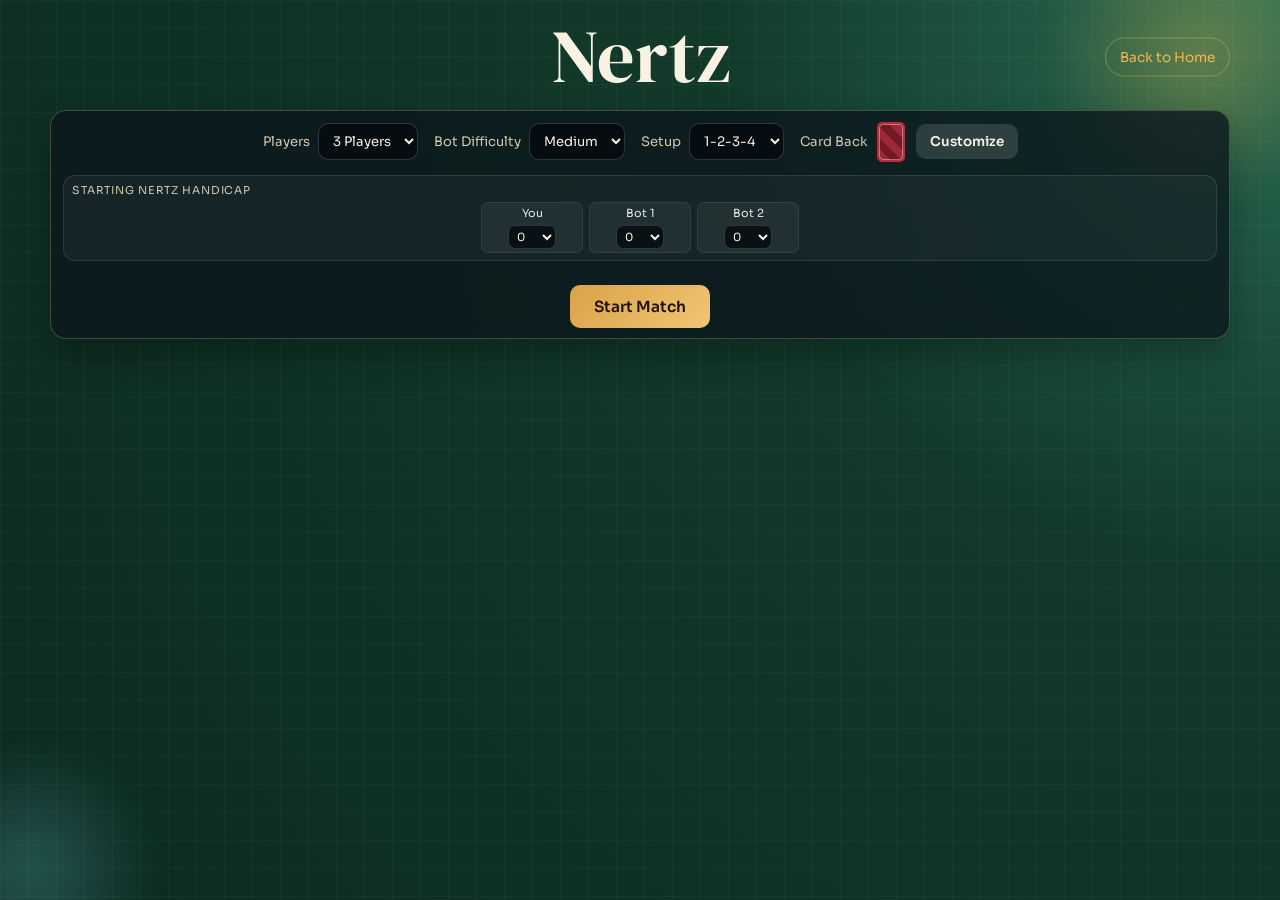
<file: nertz/lobby.html>
<!doctype html>
<html lang="en">
  <head>
    <meta charset="UTF-8" />
    <meta http-equiv="refresh" content="0; url=index.html" />
    <title>Nertz Online</title>
  </head>
  <body>
    <p>Online play is temporarily unavailable. <a href="index.html">Play single-player instead.</a></p>
    <script>window.location.replace("index.html");</script>
  </body>
</html>

<!--
  MULTIPLAYER DISABLED: Firebase Realtime Database security rules expired (May 2026).
  To restore: update rules in Firebase console, restore the original lobby.html content
  below, and re-add the "Play Online" link in index.html.

  ============================================================
  ORIGINAL LOBBY.HTML CONTENT BELOW — DO NOT DELETE
  ============================================================

<!doctype html>
<html lang="en">
  <head>
    <meta charset="UTF-8" />
    <meta name="viewport" content="width=device-width, initial-scale=1.0" />
    <meta http-equiv="Cache-Control" content="no-store, no-cache, must-revalidate" />
    <meta http-equiv="Pragma" content="no-cache" />
    <meta http-equiv="Expires" content="0" />
    <title>Nertz Online</title>
    <link rel="icon" href="data:image/svg+xml,%3Csvg xmlns='http://www.w3.org/2000/svg' viewBox='0 0 100 100'%3E%3Crect width='100' height='100' rx='20' fill='white'/%3E%3Ctext x='50' y='74' text-anchor='middle' font-size='62' font-family='Arial' fill='%23111827'%3E%E2%99%A0%3C/text%3E%3C/svg%3E" />
    <link rel="preconnect" href="https://fonts.googleapis.com" />
    <link rel="preconnect" href="https://fonts.gstatic.com" crossorigin />
    <link href="https://fonts.googleapis.com/css2?family=DM+Serif+Display:ital@0;1&family=Sora:wght@300;400;500;700&display=swap" rel="stylesheet" />
    <link rel="stylesheet" id="nertz-stylesheet" />
    <script>
      (() => {
        const bust = String(Date.now());
        window.__NERTZ_ASSET_BUST = bust;
        const styleEl = document.getElementById("nertz-stylesheet");
        if (styleEl) {
          styleEl.href = `styles.css?v=${encodeURIComponent(bust)}`;
        }
      })();
    </script>
    <style>
      .lobby-shell {
        max-width: 600px;
        margin: 0 auto;
        display: grid;
        gap: 14px;
        position: relative;
        z-index: 1;
      }

      .lobby-panel {
        background: var(--panel);
        border: 1px solid var(--panel-border);
        border-radius: 16px;
        box-shadow: var(--shadow);
        backdrop-filter: blur(7px);
        padding: 18px 20px;
      }

      .lobby-panel h2 {
        margin: 0 0 14px;
        font-family: "DM Serif Display", Georgia, serif;
        font-size: 1.1rem;
        font-weight: 400;
      }

      /* Screens */
      .screen { display: none; }
      .screen.active { display: contents; }

      /* Name row */
      .name-row {
        display: flex;
        align-items: center;
        gap: 10px;
        margin-bottom: 14px;
      }

      .name-row label {
        flex-direction: row;
        align-items: center;
        gap: 8px;
        white-space: nowrap;
        flex-shrink: 0;
      }

      #player-name {
        flex: 1;
        border-radius: 10px;
        border: 1px solid rgba(255, 255, 255, 0.16);
        background: rgba(6, 11, 15, 0.8);
        color: var(--text);
        padding: 8px 10px;
        font: inherit;
        font-size: 0.9rem;
      }

      /* Action buttons row */
      .action-row {
        display: grid;
        grid-template-columns: 1fr 1fr;
        gap: 10px;
      }

      /* Room list */
      .room-list-empty {
        color: var(--muted);
        font-size: 0.84rem;
        padding: 16px 0;
        text-align: center;
      }

      .room-item {
        display: flex;
        align-items: center;
        gap: 12px;
        padding: 10px 12px;
        border-radius: 10px;
        border: 1px solid rgba(255, 255, 255, 0.1);
        margin-bottom: 8px;
        transition: background 0.12s;
      }

      .room-item:last-child { margin-bottom: 0; }

      .room-item:hover {
        background: rgba(255, 255, 255, 0.06);
      }

      .room-code-badge {
        font-family: "DM Serif Display", Georgia, serif;
        font-size: 1.3rem;
        color: var(--accent);
        letter-spacing: 0.06em;
        min-width: 60px;
      }

      .room-meta {
        flex: 1;
        font-size: 0.82rem;
        color: var(--muted);
      }

      .room-host {
        font-size: 0.78rem;
        color: #c4b08c;
      }

      /* Join code screen */
      .code-input-row {
        display: flex;
        gap: 10px;
        margin-bottom: 12px;
      }

      #join-code-input {
        flex: 1;
        border-radius: 10px;
        border: 1px solid rgba(255, 255, 255, 0.16);
        background: rgba(6, 11, 15, 0.8);
        color: var(--text);
        padding: 10px 14px;
        font: inherit;
        font-size: 1.4rem;
        font-family: "DM Serif Display", Georgia, serif;
        letter-spacing: 0.18em;
        text-transform: uppercase;
        text-align: center;
      }

      .error-text {
        color: var(--danger);
        font-size: 0.82rem;
        margin: 0 0 10px;
      }

      /* Waiting room */
      .room-code-display {
        display: flex;
        align-items: center;
        gap: 12px;
        margin-bottom: 20px;
        padding-bottom: 16px;
        border-bottom: 1px solid rgba(255, 255, 255, 0.1);
      }

      .room-code-label {
        font-size: 0.78rem;
        color: var(--muted);
        text-transform: uppercase;
        letter-spacing: 0.08em;
        flex-shrink: 0;
      }

      .room-code-value {
        font-family: "DM Serif Display", Georgia, serif;
        font-size: 2rem;
        color: var(--accent);
        letter-spacing: 0.14em;
        line-height: 1;
      }

      .copy-hint {
        font-size: 0.72rem;
        color: var(--muted);
        margin-left: auto;
      }

      /* Player slots */
      .player-slots {
        display: grid;
        gap: 8px;
        margin-bottom: 18px;
      }

      .player-slot {
        display: flex;
        align-items: center;
        gap: 10px;
        padding: 10px 12px;
        border-radius: 10px;
        border: 1px solid rgba(255, 255, 255, 0.1);
      }

      .player-slot.empty {
        border-style: dashed;
        opacity: 0.45;
      }

      .player-slot.bot-slot {
        border-style: solid;
        border-color: rgba(242, 184, 77, 0.32);
        background: rgba(242, 184, 77, 0.08);
      }

      .slot-dot {
        width: 10px;
        height: 10px;
        border-radius: 50%;
        background: #4a9a6a;
        flex-shrink: 0;
      }

      .player-slot.empty .slot-dot {
        background: rgba(255, 255, 255, 0.2);
      }

      .slot-name {
        flex: 1;
        font-size: 0.9rem;
      }

      .player-slot.empty .slot-name {
        color: var(--muted);
        font-style: italic;
      }

      .slot-badge {
        font-size: 0.72rem;
        padding: 2px 7px;
        border-radius: 999px;
        background: rgba(255, 255, 255, 0.1);
        color: var(--muted);
      }

      .slot-badge.host {
        background: rgba(242, 184, 77, 0.15);
        color: var(--accent);
      }

      .slot-toggle-btn {
        margin-left: auto;
        padding: 5px 10px;
        font-size: 0.74rem;
        line-height: 1.1;
      }

      .player-slot.empty .slot-toggle-btn {
        opacity: 1;
      }

      .slot-ready-icon {
        color: #4a9a6a;
        font-size: 0.9rem;
        font-weight: 700;
      }

      .slot-handicap-wrap {
        margin-left: auto;
        display: inline-flex;
        align-items: center;
        gap: 6px;
        font-size: 0.74rem;
        color: var(--muted);
      }

      .slot-handicap-select {
        width: auto;
        min-width: 64px;
        padding: 4px 6px;
        font-size: 0.76rem;
      }

      .slot-handicap-value {
        display: inline-flex;
        min-width: 34px;
        justify-content: flex-end;
        color: rgba(255, 255, 255, 0.85);
        font-variant-numeric: tabular-nums;
      }

      /* Host settings row */
      .host-settings {
        display: flex;
        align-items: center;
        gap: 14px;
        margin-bottom: 16px;
        padding: 10px 12px;
        border-radius: 10px;
        background: rgba(255, 255, 255, 0.04);
        border: 1px solid rgba(255, 255, 255, 0.08);
      }

      .host-settings label {
        flex-direction: row;
        align-items: center;
        gap: 8px;
        font-size: 0.82rem;
        white-space: nowrap;
      }

      .host-settings select {
        padding: 5px 8px;
        font-size: 0.82rem;
      }

      /* Room actions */
      .room-actions {
        display: flex;
        gap: 10px;
        align-items: center;
        flex-wrap: wrap;
      }

      .room-actions .btn-inline {
        margin-left: auto;
      }

      /* Config banner (shown when Firebase isn't set up) */
      .config-banner {
        background: rgba(210, 87, 87, 0.12);
        border: 1px solid rgba(210, 87, 87, 0.4);
        border-radius: 12px;
        padding: 14px 16px;
        font-size: 0.84rem;
        line-height: 1.55;
        color: #f0b8b8;
      }

      .config-banner code {
        font-family: monospace;
        background: rgba(255, 255, 255, 0.1);
        padding: 1px 5px;
        border-radius: 4px;
        font-size: 0.82rem;
      }

      @media (max-width: 600px) {
        .name-row {
          flex-direction: column;
          align-items: stretch;
          gap: 8px;
        }

        .name-row label {
          width: 100%;
          justify-content: space-between;
        }

        .code-input-row {
          flex-direction: column;
        }

        .code-input-row button {
          width: 100%;
        }

        .room-item {
          flex-wrap: wrap;
        }

        .room-item .btn-secondary {
          width: 100%;
        }

        .room-code-display {
          flex-wrap: wrap;
          row-gap: 8px;
        }

        .copy-hint {
          margin-left: 0;
          width: 100%;
        }

        .host-settings {
          flex-wrap: wrap;
          gap: 10px;
        }

        .host-settings label {
          flex: 1 1 160px;
          justify-content: space-between;
        }

        .slot-handicap-wrap {
          width: 100%;
          margin-left: 20px;
          justify-content: flex-start;
        }

        .room-actions {
          flex-direction: column;
          align-items: stretch;
        }

        .room-actions button {
          width: 100%;
        }

        .room-actions .btn-inline {
          margin-left: 0;
        }
      }

      @media (max-width: 480px) {
        .action-row { grid-template-columns: 1fr; }
        .room-code-value { font-size: 1.5rem; }
      }

      /* 3-column grid so title stays centered and never overlaps the button */
      .hero {
        display: grid;
        grid-template-columns: 1fr auto 1fr;
        align-items: center;
        gap: 0;
      }
      .hero .hero-title { grid-column: 2; text-align: center; }
      .hero .hero-links { grid-column: 3; position: static; transform: none; justify-self: end; white-space: nowrap; margin-left: 24px; }

      @media (max-width: 660px) {
        .hero { grid-template-columns: 1fr; justify-items: center; }
        .hero .hero-title,
        .hero .hero-links { grid-column: 1; }
      }
    </style>
  </head>
  <body>
    <div class="bg-orb orb-1" aria-hidden="true"></div>
    <div class="bg-orb orb-2" aria-hidden="true"></div>
    <div class="bg-grid" aria-hidden="true"></div>

    <main class="lobby-shell">
      <header class="hero">
        <div class="hero-title">
          <h1 style="margin:0">Nertz <span style="color:var(--accent)">Online</span></h1>
        </div>
        <div class="hero-links">
          <a class="home-link" href="index.html">Single Player &rarr;</a>
        </div>
      </header>

      <!-- ── Firebase not configured banner ── -->
      <div id="config-banner" class="config-banner hidden">
        Firebase isn't configured yet. Fill in <code>firebase-config.js</code> with your project credentials to enable multiplayer.
        See the comments in that file for setup instructions.
      </div>

      <!-- ══ SCREEN: Home ══ -->
      <div id="screen-home" class="screen active">

        <section class="lobby-panel">
          <div class="name-row">
            <label>
              Your name
              <input type="text" id="player-name" maxlength="20" placeholder="Enter your name" autocomplete="off" />
            </label>
          </div>
          <div class="action-row">
            <button id="create-btn" class="btn-primary">+ Create Room</button>
            <button id="join-btn" class="btn-secondary">Join by Code &rarr;</button>
          </div>
        </section>

        <section class="lobby-panel">
          <h2>Open Rooms</h2>
          <div id="room-list">
            <p class="room-list-empty">Looking for rooms&hellip;</p>
          </div>
        </section>

      </div><!-- /screen-home -->

      <!-- ══ SCREEN: Join by code ══ -->
      <div id="screen-join" class="screen">

        <section class="lobby-panel">
          <h2>Join a Room</h2>
          <div class="code-input-row">
            <input type="text" id="join-code-input" maxlength="4" placeholder="XKCD" autocomplete="off" spellcheck="false" />
            <button id="join-code-btn" class="btn-primary">Join</button>
          </div>
          <p id="join-error" class="error-text hidden"></p>
          <button id="join-cancel-btn" class="btn-inline">&larr; Back</button>
        </section>

      </div><!-- /screen-join -->

      <!-- ══ SCREEN: Waiting Room ══ -->
      <div id="screen-room" class="screen">

        <section class="lobby-panel">
          <div class="room-code-display">
            <span class="room-code-label">Room</span>
            <span id="room-code-value" class="room-code-value">----</span>
            <button id="copy-code-btn" class="btn-inline">Copy code</button>
            <span id="copy-hint" class="copy-hint hidden">Copied!</span>
          </div>

          <div class="player-slots" id="player-slots"></div>

          <div id="host-settings" class="host-settings hidden">
            <label>
              Max players
              <select id="max-players-select">
                <option value="2">2</option>
                <option value="3">3</option>
                <option value="4" selected>4</option>
              </select>
            </label>
            <label>
              Bot difficulty
              <select id="bot-difficulty-select">
                <option value="easy">Easy</option>
                <option value="medium" selected>Medium</option>
                <option value="hard">Hard</option>
              </select>
            </label>
            <label>
              Setup
              <select id="setup-pattern-select">
                <option value="1-2-3-4" selected>1-2-3-4</option>
                <option value="2-2-2-2">2-2-2-2</option>
                <option value="1-1-1-1">1-1-1-1</option>
              </select>
            </label>
          </div>

          <div class="room-actions">
            <button id="ready-btn" class="btn-secondary">I'm Ready</button>
            <button id="start-game-btn" class="btn-primary hidden">Start Game &#9654;</button>
            <button id="leave-room-btn" class="btn-inline">Leave</button>
          </div>
        </section>

      </div><!-- /screen-room -->

    </main>

    <script type="module">
      const bust = window.__NERTZ_ASSET_BUST || String(Date.now());
      await import(`./lobby.js?v=${encodeURIComponent(bust)}`);
    </script>
  </body>
</html>

-->
</file>
<file: styles/common.css>
:root {
    --bg-color: #ffffff;
    --text-color: #000000;
    --secondary-text: #787878;
    --accent-color: #3245c0;
    --border-color: #e0e0e0;
}

body {
    background-color: var(--bg-color);
    color: var(--text-color);
    font-family: 'Open Sans', Arial, sans-serif;
    line-height: 1.6;
}

a {
    color: var(--accent-color);
    text-decoration: none;
    border-bottom: 1px dotted currentColor;
    transition: all 0.2s ease;
    font-weight: 400;
}

a:hover {
    border-bottom: 1px solid currentColor;
    opacity: 0.9;
}

.link-button {
    background: none;
    border: none;
    padding: 0;
    margin: 0;
    color: var(--accent-color);
    font: inherit;
    border-bottom: 1px dotted currentColor;
    cursor: pointer;
}

.link-button:hover {
    border-bottom: 1px solid currentColor;
    opacity: 0.9;
}

.link-button:focus-visible {
    outline: 2px solid var(--accent-color);
    outline-offset: 2px;
}

.footer {
    color: var(--secondary-text);
    font-size: 0.8rem;
    text-align: center;
    margin-top: 40px;
    padding: 20px 0;
}
</file>
